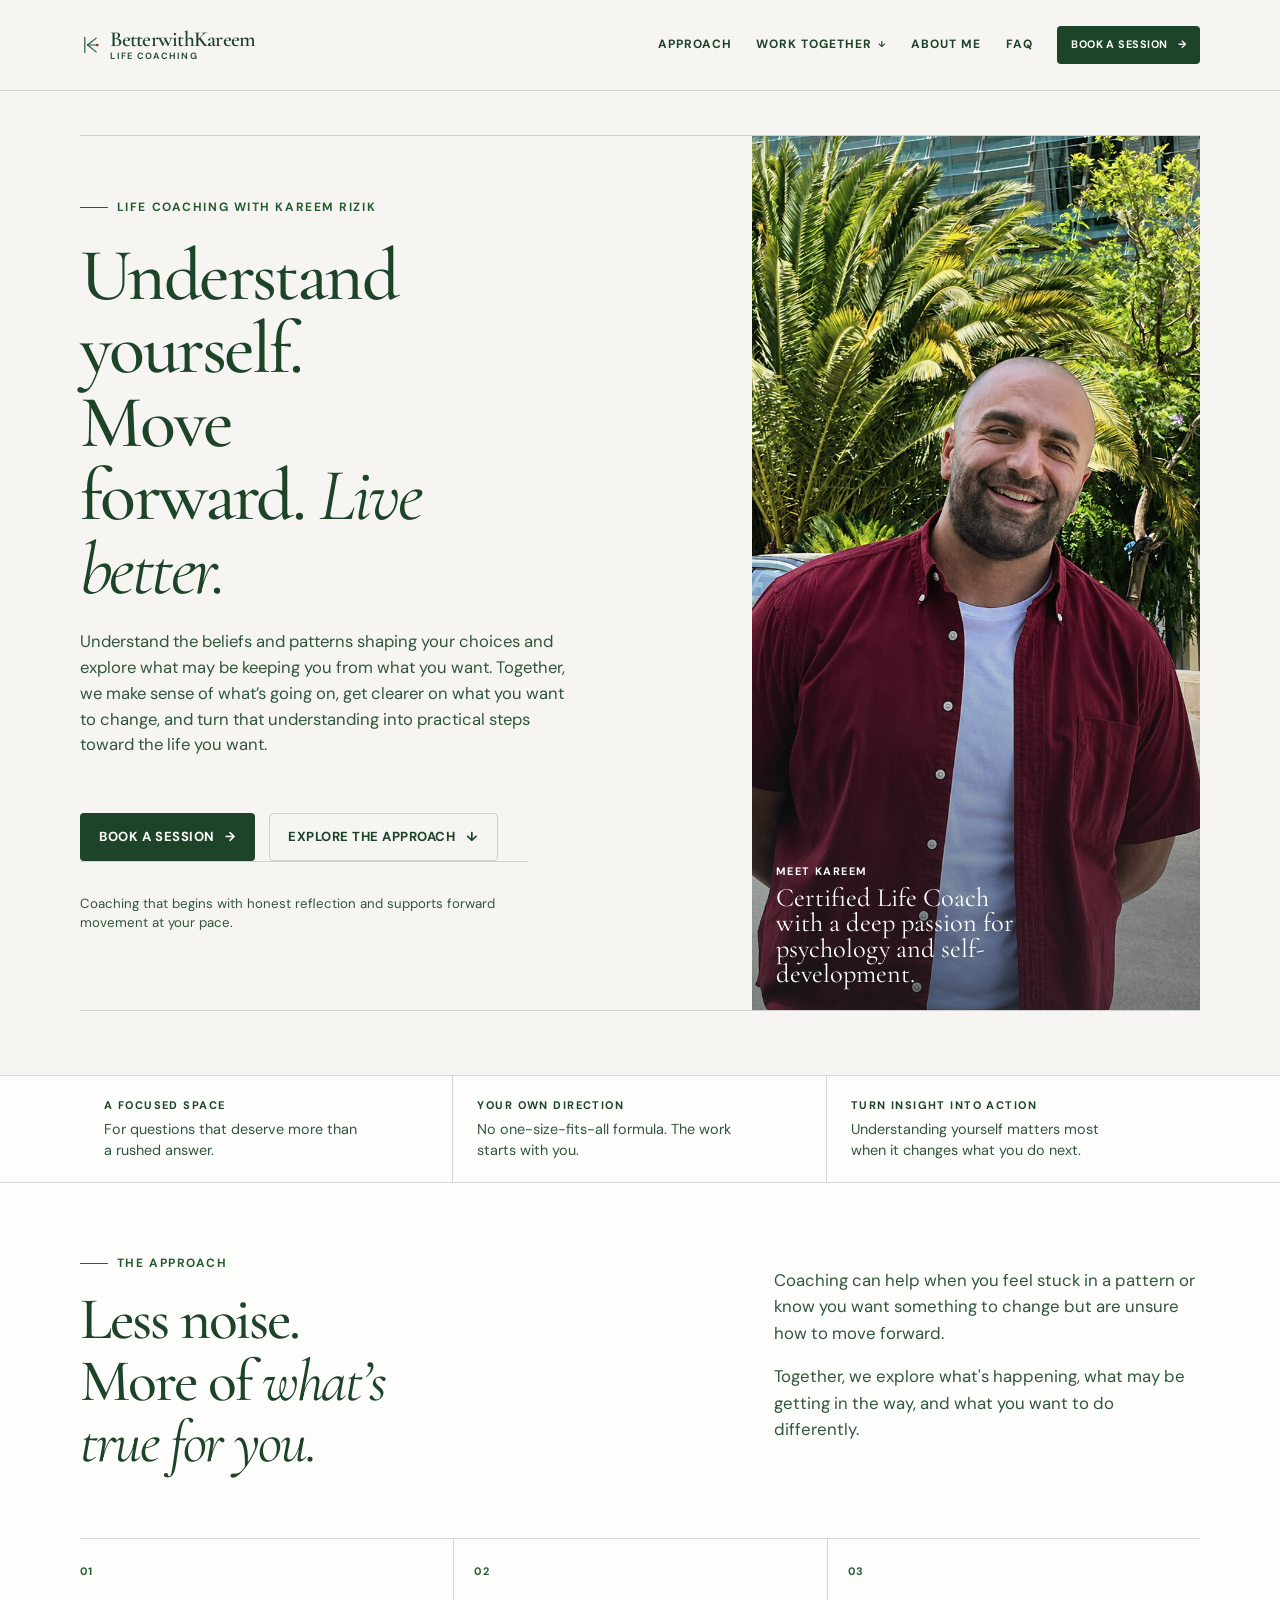
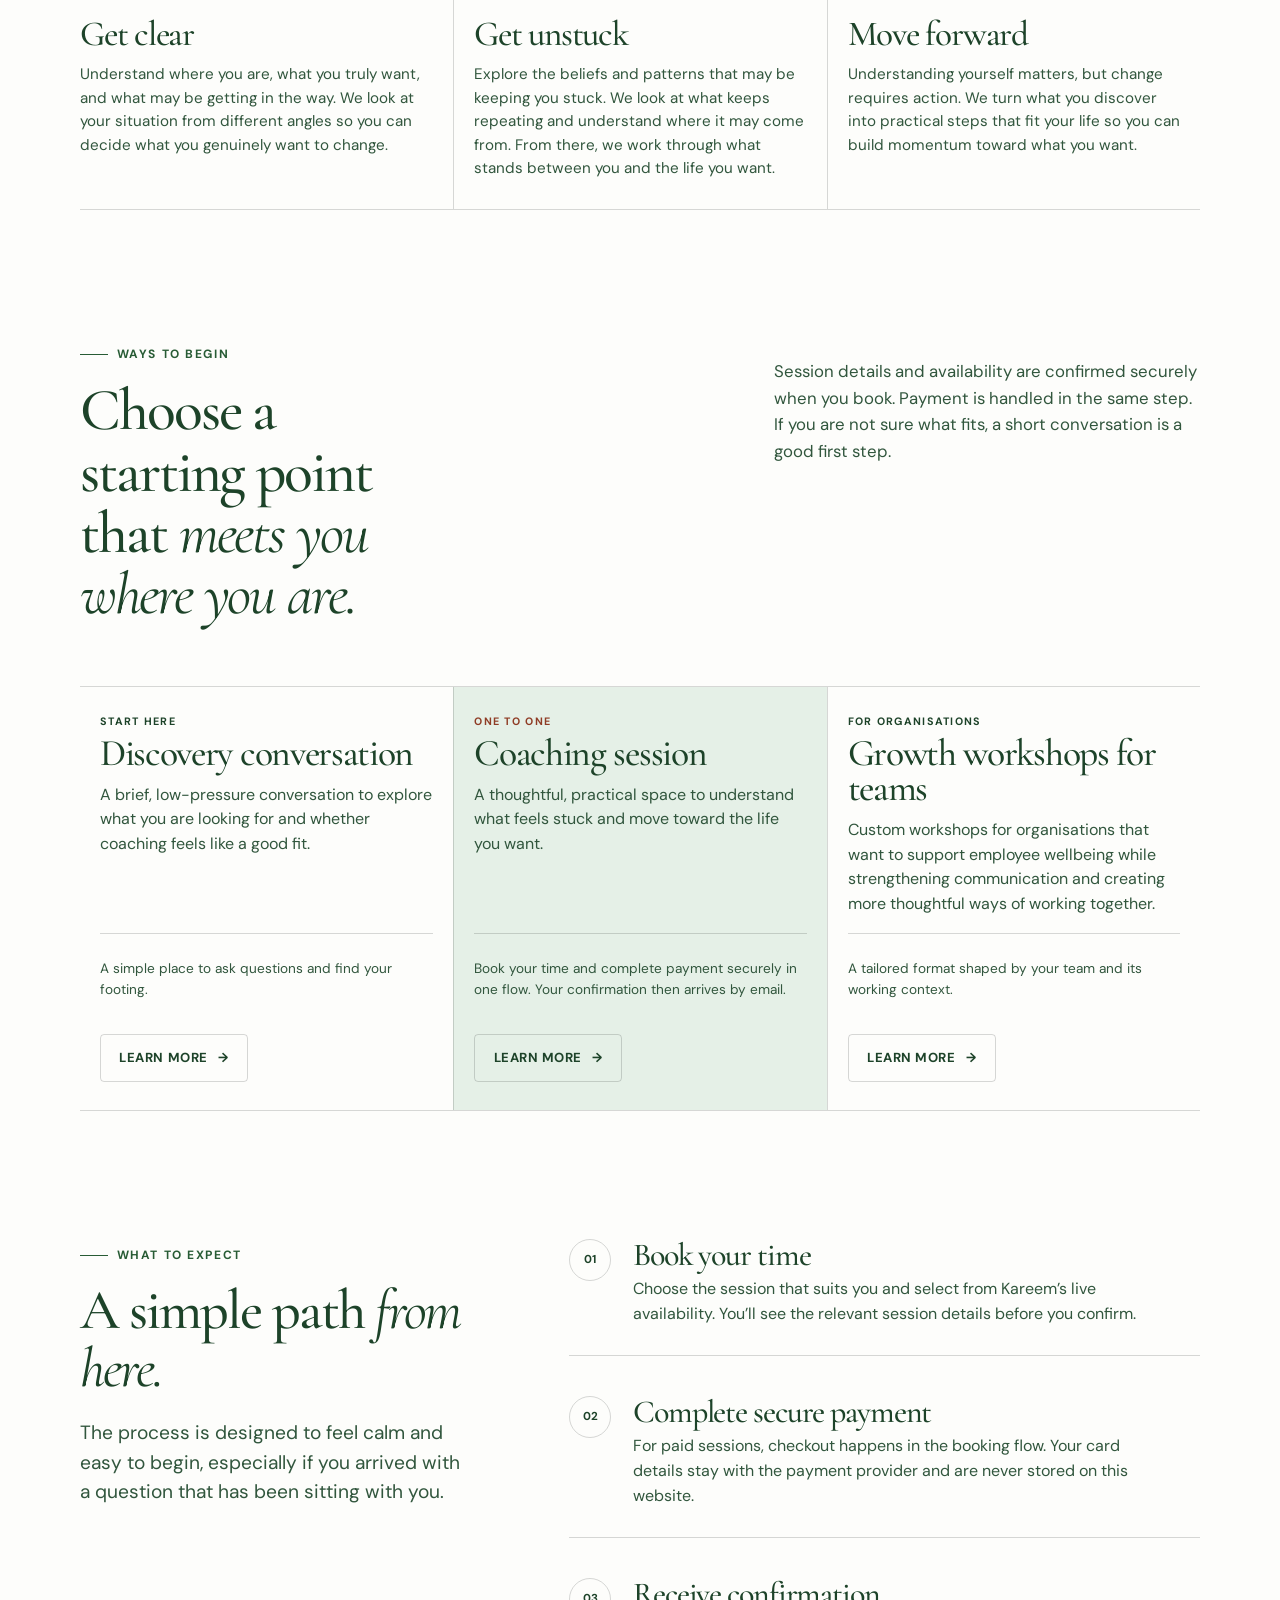
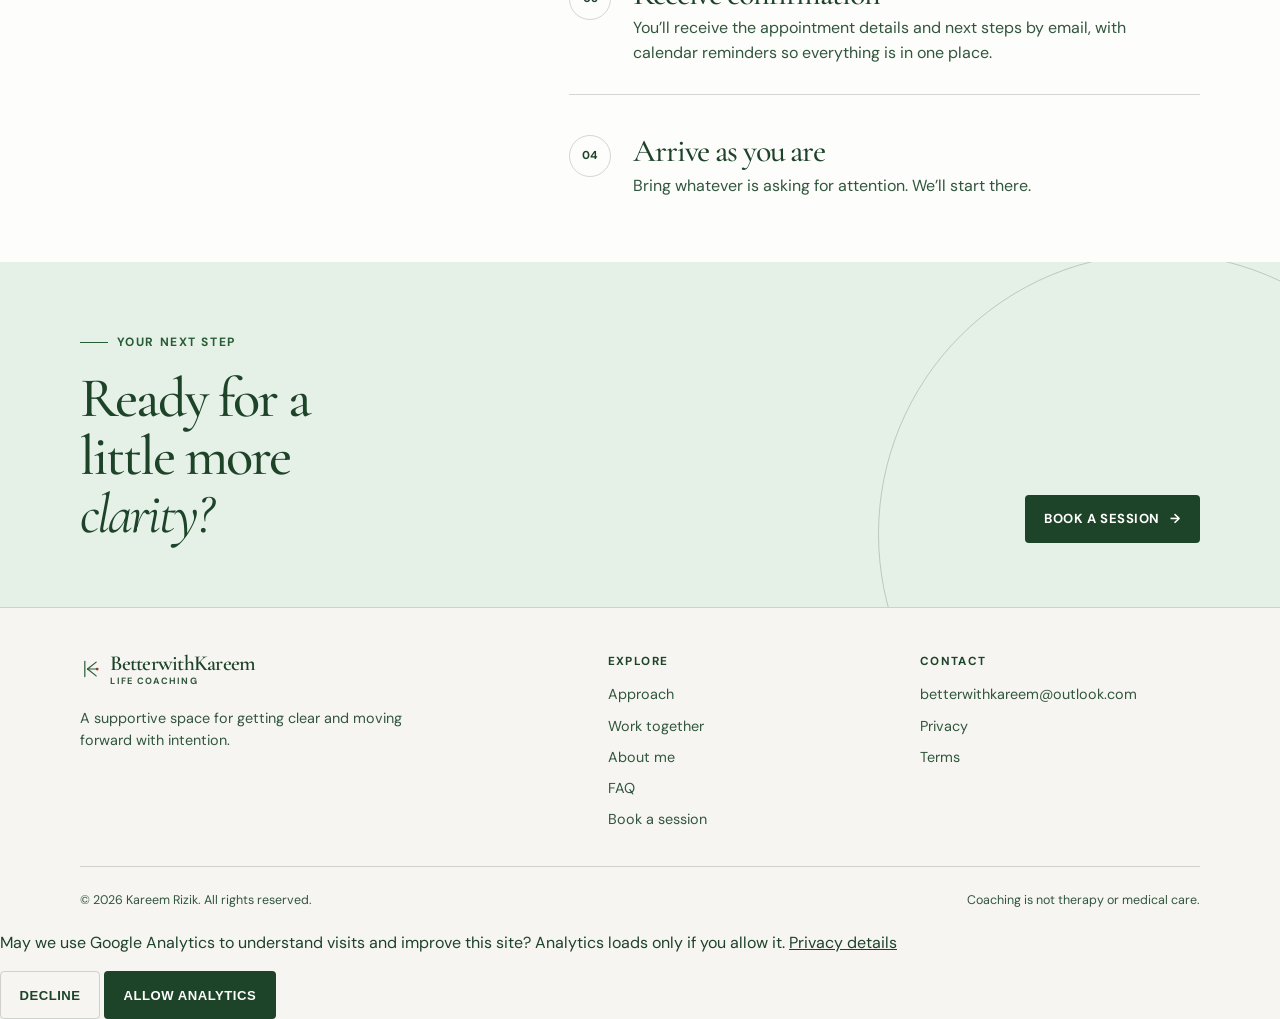
<file: index.html>
<!doctype html>
<html lang="en"><head>
<meta charset="utf-8">
<meta name="viewport" content="width=device-width, initial-scale=1">
<meta name="description" content="BetterwithKareem, life coaching to help you understand yourself and move forward with practical clarity.">
<meta name="theme-color" content="#f6f5f1">
<meta property="og:title" content="BetterwithKareem | Life Coaching">
<meta property="og:description" content="A warm, practical space to understand yourself and take meaningful steps toward a life that feels more like your own.">
<meta property="og:type" content="website">
<meta property="og:url" content="https://betterwithkareem.com/">
<meta name="twitter:card" content="summary">
<title>BetterwithKareem | Life Coaching</title>
<link rel="canonical" href="https://betterwithkareem.com/">
<link rel="icon" href="/assets/icons/mark.svg" type="image/svg+xml">
<link rel="stylesheet" href="/assets/css/styles.css?v=compact-20260916">
<script type="application/ld+json"> { "@context": "https://schema.org", "@graph": [ { "@type": "WebSite", "@id": "https://betterwithkareem.com/#website", "url": "https://betterwithkareem.com/", "name": "BetterwithKareem | Life Coaching" }, { "@type": "Person", "@id": "https://betterwithkareem.com/#kareem-rizik", "name": "Kareem Rizik", "url": "https://betterwithkareem.com/", "description": "Kareem Rizik is a Certified Life Coach with a deep interest in psychology and human behavior, with a focus on personal growth." }, { "@type": "Service", "@id": "https://betterwithkareem.com/#life-coaching", "name": "Life Coaching with Kareem Rizik", "serviceType": "Life Coaching", "url": "https://betterwithkareem.com/", "provider": { "@id": "https://betterwithkareem.com/#kareem-rizik" } } ] } </script>
<style>
  .editorial-hero__copy, .split-heading > *, .process > *, .about-grid > *, .faq-grid > *, .booking-layout > * { min-width: 0; }
  .portrait-panel img { object-position: 50% 39%; transform: translateX(5%) scale(1.16); transform-origin: center 39%; }
  .about-copy > p:nth-of-type(2) { color: var(--ink); font-size: 1.09rem; }
  @media (max-width: 860px) {
    .split-heading, .process, .about-grid, .faq-grid, .booking-layout { grid-template-columns: minmax(0, 1fr); }
    .split-heading { gap: 2rem; }
    .split-heading__side { padding-top: 0; }
    .portrait-panel img { object-position: 50% 31%; transform: translateX(2%) scale(1.04); }
    .editorial-hero__frame > *, .split-heading > *, .trust-strip__item, .principle, .service-card, .process__lead, .process__steps, .process__step, .about-card, .about-copy, .faq-grid__lead, .faq-list, .booking-cta__inner > *, .footer-grid > * { min-width: 0; }
    .editorial-hero h1, .split-heading h2, .process h2, .about-copy h2, .faq-grid h2, .booking-cta h2, .principle h3, .service-card h3, .process__step h3, .faq-list summary, .about-card__quote, .portrait-panel figcaption p { max-inline-size: 100%; overflow-wrap: anywhere; hyphens: auto; }
  }
</style>
</head>
<body>
<a class="skip-link" href="#main-content">Skip to content</a>
<header class="site-header">
<div class="container nav">
<a class="brand" href="/" aria-label="BetterwithKareem home">
<img class="brand__mark" src="/assets/icons/mark.svg" alt="">
<span class="brand__name">BetterwithKareem<small>Life coaching</small>
</span>
</a>
<button class="menu-toggle" type="button" aria-label="Open navigation" aria-expanded="false" data-menu-toggle="">
<svg viewBox="0 0 24 24" fill="none" aria-hidden="true">
<path d="M3 7h18M3 17h18" stroke="currentColor" stroke-width="1.8" stroke-linecap="round"></path>
</svg>
</button>
<nav class="nav__links" aria-label="Primary navigation" data-menu="">
<a href="#approach">Approach</a>
<details class="nav-dropdown">
<summary>Work together <span aria-hidden="true">↓</span></summary>
<div class="nav-dropdown__panel">
<a class="nav-dropdown__item nav-dropdown__item--green" href="/services/discovery/">
<span class="nav-dropdown__item-label">Start here</span>
<span class="nav-dropdown__item-main"><span>Discovery conversation</span><span aria-hidden="true">↗</span></span>
</a>
<a class="nav-dropdown__item nav-dropdown__item--clay" href="/services/coaching-session/">
<span class="nav-dropdown__item-label">One to one</span>
<span class="nav-dropdown__item-main"><span>Coaching session</span><span aria-hidden="true">↗</span></span>
</a>
<a class="nav-dropdown__item nav-dropdown__item--green" href="/services/growth-workshops/">
<span class="nav-dropdown__item-label">For organisations</span>
<span class="nav-dropdown__item-main"><span>Growth workshops for teams</span><span aria-hidden="true">↗</span></span>
</a>
</div>
</details>
<a href="/about/">About me</a>
<a href="/faq/">FAQ</a>
<a class="button button--small button--primary" href="/book/">Book a session <span aria-hidden="true">→</span>
</a>
</nav>
</div>
</header>
<main id="main-content">
<section class="hero editorial-hero">
<div class="container editorial-hero__frame">
<div class="editorial-hero__copy">
<p class="eyebrow">Life coaching with Kareem Rizik</p>
<h1>Understand yourself. Move forward. <em>Live better.</em>
</h1>
<p class="lede">Understand the beliefs and patterns shaping your choices and explore what may be keeping you from what you want. Together, we make sense of what’s going on, get clearer on what you want to change, and turn that understanding into practical steps toward the life you want.</p>
<div class="button-row">
<a class="button button--primary" href="/book/">Book a session <span aria-hidden="true">→</span>
</a>
<a class="button button--ghost" href="#approach">Explore the approach <span aria-hidden="true">↓</span>
</a>
</div>
<p class="hero__note">Coaching that begins with honest reflection and supports forward movement at your pace.</p>
</div>
<figure class="portrait-panel">
<img src="/assets/kareem-rizik-portrait.png" alt="Kareem Rizik smiling outdoors" width="941" height="1672">
<figcaption>
<span>Meet Kareem</span>
<p>Certified Life Coach with a deep passion for psychology and self-development.</p>
</figcaption>
</figure>
</div>
</section>
<section class="trust-strip" aria-label="Coaching values">
<div class="container trust-strip__inner">
<div class="trust-strip__item">
<span class="trust-strip__title">A focused space</span>
<span class="trust-strip__text">For questions that deserve more than a rushed answer.</span>
</div>
<div class="trust-strip__item">
<span class="trust-strip__title">Your own direction</span>
<span class="trust-strip__text">No one-size-fits-all formula. The work starts with you.</span>
</div>
<div class="trust-strip__item">
<span class="trust-strip__title">Turn insight into action</span>
<span class="trust-strip__text">Understanding yourself matters most when it changes what you do next.</span>
</div>
</div>
</section>
<section class="section section--white" id="approach">
<div class="container">
<div class="split-heading approach-heading">
<div>
<p class="eyebrow">The approach</p>
<h2>Less noise. More of <em>what’s true for you.</em>
</h2>
</div>
<div class="split-heading__side">
<p>Coaching can help when you feel stuck in a pattern or know you want something to change but are unsure how to move forward.</p>
<p>Together, we explore what's happening, what may be getting in the way, and what you want to do differently.</p>
</div>
</div>
<div class="principles">
<article class="principle">
<span class="principle__number">01</span>
<h3>Get clear</h3>
<p>Understand where you are, what you truly want, and what may be getting in the way. We look at your situation from different angles so you can decide what you genuinely want to change.</p>
</article>
<article class="principle">
<span class="principle__number">02</span>
<h3>Get unstuck</h3>
<p>Explore the beliefs and patterns that may be keeping you stuck. We look at what keeps repeating and understand where it may come from. From there, we work through what stands between you and the life you want.</p>
</article>
<article class="principle">
<span class="principle__number">03</span>
<h3>Move forward</h3>
<p>Understanding yourself matters, but change requires action. We turn what you discover into practical steps that fit your life so you can build momentum toward what you want.</p>
</article>
</div>
</div>
</section>
<section class="section section--soft" id="work-together">
<div class="container">
<div class="split-heading">
<div>
<p class="eyebrow">Ways to begin</p>
<h2>Choose a starting point that <em>meets you where you are.</em>
</h2>
</div>
<div class="split-heading__side">
<p>Session details and availability are confirmed securely when you book. Payment is handled in the same step. If you are not sure what fits, a short conversation is a good first step.</p>
</div>
</div>
<div class="services">
<article class="service-card">
<span class="service-card__label">Start here</span>
<h3>Discovery conversation</h3>
<p>A brief, low-pressure conversation to explore what you are looking for and whether coaching feels like a good fit.</p>
<p class="service-card__meta">A simple place to ask questions and find your footing.</p>
<a class="button" href="/services/discovery/">Learn more <span aria-hidden="true">→</span>
</a>
</article>
<article class="service-card service-card--featured">
<span class="service-card__label">One to one</span>
<h3>Coaching session</h3>
<p>A thoughtful, practical space to understand what feels stuck and move toward the life you want.</p>
<p class="service-card__meta">Book your time and complete payment securely in one flow. Your confirmation then arrives by email.</p>
<a class="button" href="/services/coaching-session/">Learn more <span aria-hidden="true">→</span>
</a>
</article>
<article class="service-card">
<span class="service-card__label">For organisations</span>
<h3>Growth workshops for teams</h3>
<p>Custom workshops for organisations that want to support employee wellbeing while strengthening communication and creating more thoughtful ways of working together.</p>
<p class="service-card__meta">A tailored format shaped by your team and its working context.</p>
<a class="button" href="/services/growth-workshops/">Learn more <span aria-hidden="true">→</span>
</a>
</article>
</div>
</div>
</section>
<section class="section section--white">
<div class="container process">
<div class="process__lead">
<p class="eyebrow">What to expect</p>
<h2>A simple path <em>from here.</em>
</h2>
<p class="lede">The process is designed to feel calm and easy to begin, especially if you arrived with a question that has been sitting with you.</p>
</div>
<div class="process__steps">
<article class="process__step">
<h3>Book your time</h3>
<p>Choose the session that suits you and select from Kareem’s live availability. You’ll see the relevant session details before you confirm.</p>
</article>
<article class="process__step">
<h3>Complete secure payment</h3>
<p>For paid sessions, checkout happens in the booking flow. Your card details stay with the payment provider and are never stored on this website.</p>
</article>
<article class="process__step">
<h3>Receive confirmation</h3>
<p>You’ll receive the appointment details and next steps by email, with calendar reminders so everything is in one place.</p>
</article>
<article class="process__step">
<h3>Arrive as you are</h3>
<p>Bring whatever is asking for attention. We’ll start there.</p>
</article>
</div>
</div>
</section>
<section class="booking-cta">
<div class="container booking-cta__inner">
<div>
<p class="eyebrow">Your next step</p>
<h2>Ready for a little more <em>clarity?</em>
</h2>
</div>
<a class="button button--primary" href="/book/">Book a session <span aria-hidden="true">→</span>
</a>
</div>
</section>
</main>
<footer class="site-footer">
<div class="container">
<div class="footer-grid">
<div>
<a class="brand" href="/">
<img class="brand__mark" src="/assets/icons/mark.svg" alt="">
<span class="brand__name">BetterwithKareem<small>Life Coaching</small>
</span>
</a>
<p class="footer-note">A supportive space for getting clear and moving forward with intention.</p>
</div>
<div>
<p class="footer-title">Explore</p>
<nav class="footer-links" aria-label="Footer navigation">
<a href="#approach">Approach</a>
<a href="#work-together">Work together</a>
<a href="/about/">About me</a>
<a href="/faq/">FAQ</a>
<a href="/book/">Book a session</a>
</nav>
</div>
<div>
<p class="footer-title">Contact</p>
<div class="footer-links">
<a href="mailto:betterwithkareem@outlook.com" data-contact-email="">betterwithkareem@outlook.com</a>
<a href="/legal/privacy.html">Privacy</a>
<a href="/legal/terms.html">Terms</a>
</div>
</div>
</div>
<div class="footer-bottom">
<span>© <span data-current-year="">2026</span> Kareem Rizik. All rights reserved.</span>
<span>Coaching is not therapy or medical care.</span>
</div>
</div>
</footer>
<script src="/assets/js/analytics-config.js">
</script>
<script src="/assets/js/analytics.js">
</script>
<script src="/assets/js/booking-config.js?v=compact-20260916">
</script>
<script src="/assets/js/site.js?v=compact-20260916">
</script>


</body></html>
</file>
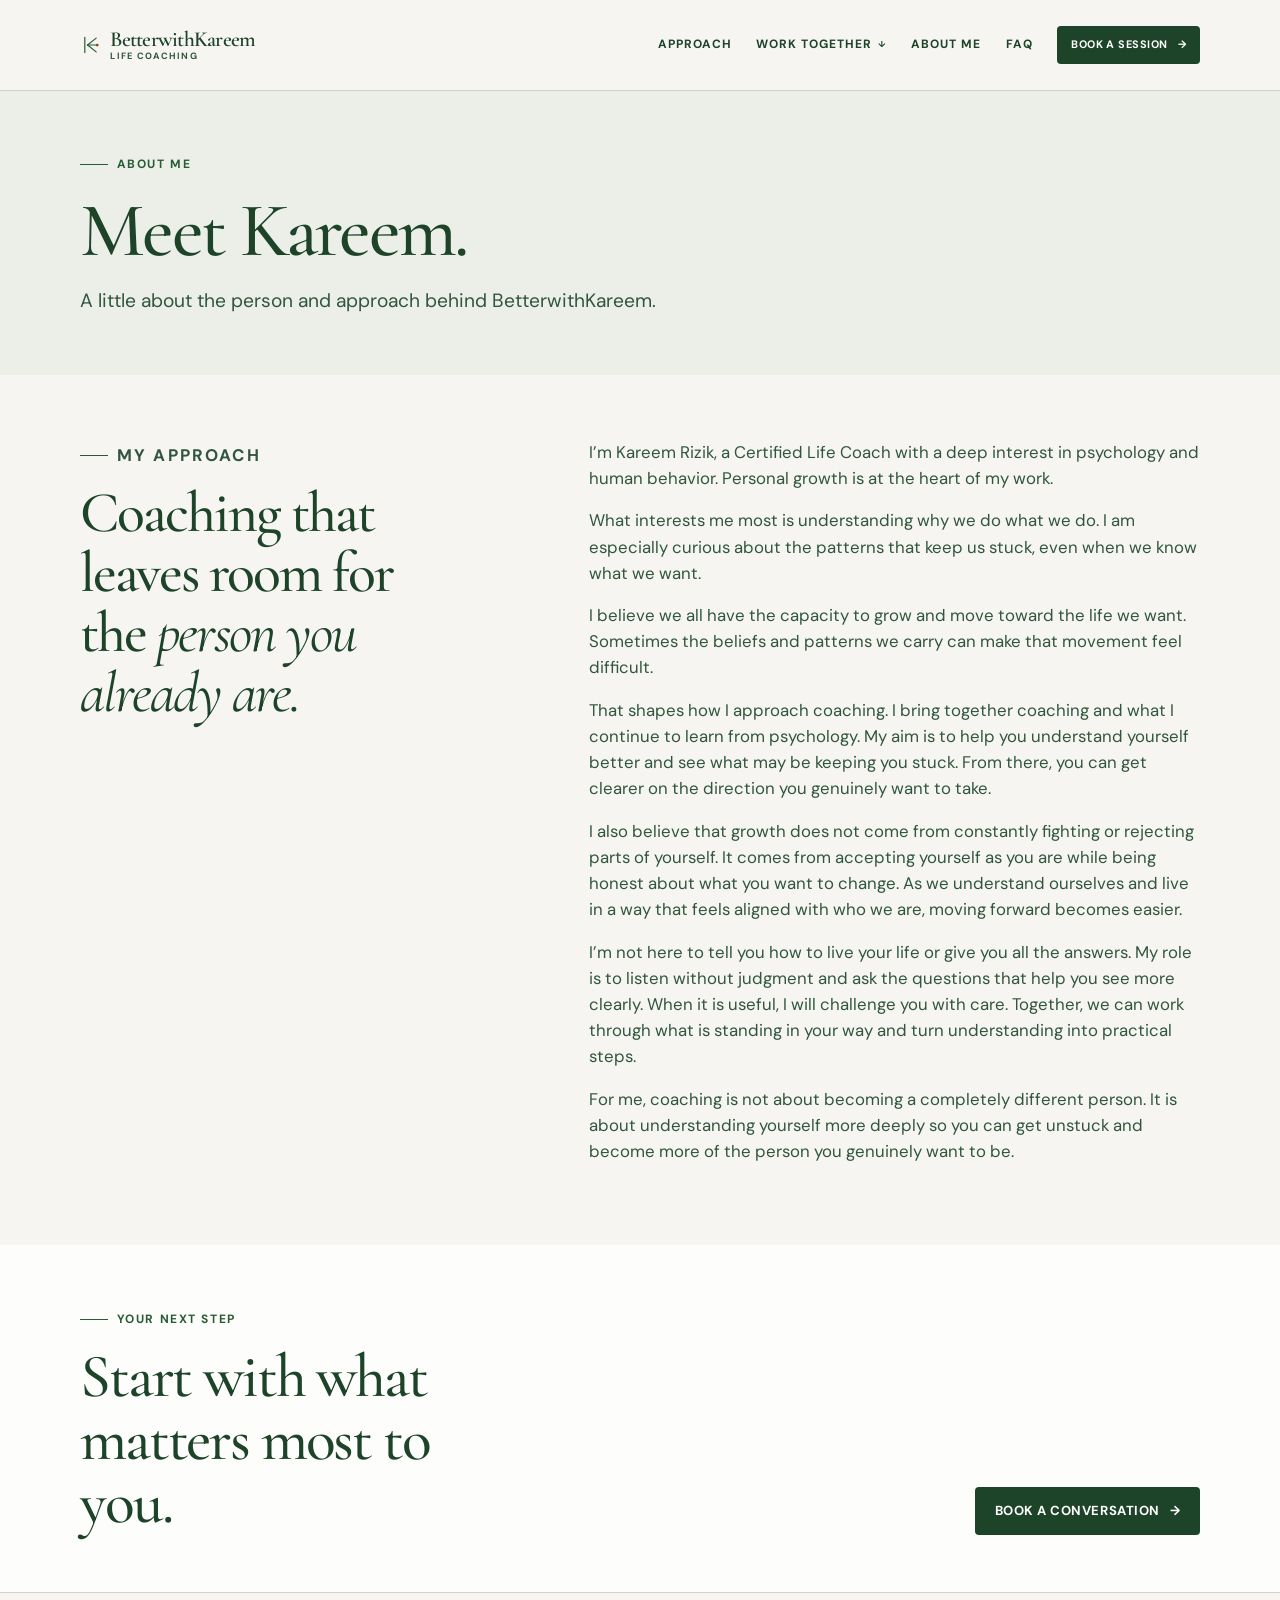
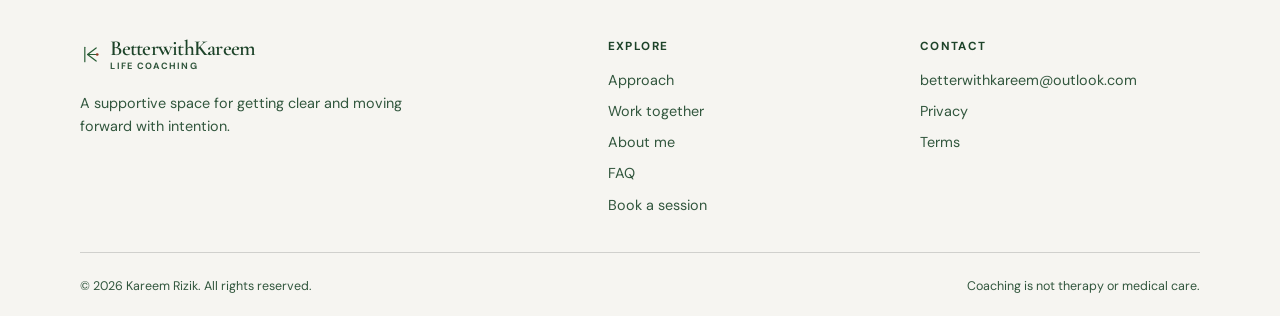
<file: about/index.html>
<!doctype html>
<html lang="en"><head>
<meta charset="utf-8">
<meta name="viewport" content="width=device-width, initial-scale=1">
<meta name="description" content="Learn about Kareem Rizik and his approach to life coaching.">
<meta name="theme-color" content="#f6f5f1">
<title>About me | BetterwithKareem</title>
<link rel="canonical" href="https://betterwithkareem.com/about/">
<link rel="icon" href="/assets/icons/mark.svg" type="image/svg+xml">
<link rel="stylesheet" href="/assets/css/styles.css">
</head>
<body>
<a class="skip-link" href="#main-content">Skip to content</a>
<header class="site-header"><div class="container nav"><a class="brand" href="/" aria-label="BetterwithKareem home"><img class="brand__mark" src="/assets/icons/mark.svg" alt=""><span class="brand__name">BetterwithKareem<small>Life coaching</small></span></a><button class="menu-toggle" type="button" aria-label="Open navigation" aria-expanded="false" data-menu-toggle=""><svg viewBox="0 0 24 24" fill="none" aria-hidden="true"><path d="M3 7h18M3 17h18" stroke="currentColor" stroke-width="1.8" stroke-linecap="round"></path></svg></button><nav class="nav__links" aria-label="Primary navigation" data-menu=""><a href="/#approach">Approach</a><details class="nav-dropdown"><summary>Work together <span aria-hidden="true">↓</span></summary><div class="nav-dropdown__panel"><a class="nav-dropdown__item nav-dropdown__item--green" href="/services/discovery/"><span class="nav-dropdown__item-label">Start here</span><span class="nav-dropdown__item-main"><span>Discovery conversation</span><span aria-hidden="true">↗</span></span></a><a class="nav-dropdown__item nav-dropdown__item--clay" href="/services/coaching-session/"><span class="nav-dropdown__item-label">One to one</span><span class="nav-dropdown__item-main"><span>Coaching session</span><span aria-hidden="true">↗</span></span></a><a class="nav-dropdown__item nav-dropdown__item--green" href="/services/growth-workshops/"><span class="nav-dropdown__item-label">For organisations</span><span class="nav-dropdown__item-main"><span>Growth workshops for teams</span><span aria-hidden="true">↗</span></span></a></div></details><a href="/about/" aria-current="page">About me</a><a href="/faq/">FAQ</a><a class="button button--small button--primary" href="/book/">Book a session <span aria-hidden="true">→</span></a></nav></div></header>
<main id="main-content">
<section class="page-hero"><div class="container"><p class="eyebrow">About me</p><h1>Meet Kareem.</h1><p class="lede">A little about the person and approach behind BetterwithKareem.</p></div></section>
<section class="service-page-section"><div class="container service-page-grid"><div><p class="eyebrow">My approach</p><h2>Coaching that leaves room for the <em>person you already are.</em></h2></div><div><p>I’m Kareem Rizik, a Certified Life Coach with a deep interest in psychology and human behavior. Personal growth is at the heart of my work.</p><p>What interests me most is understanding why we do what we do. I am especially curious about the patterns that keep us stuck, even when we know what we want.</p><p>I believe we all have the capacity to grow and move toward the life we want. Sometimes the beliefs and patterns we carry can make that movement feel difficult.</p><p>That shapes how I approach coaching. I bring together coaching and what I continue to learn from psychology. My aim is to help you understand yourself better and see what may be keeping you stuck. From there, you can get clearer on the direction you genuinely want to take.</p><p>I also believe that growth does not come from constantly fighting or rejecting parts of yourself. It comes from accepting yourself as you are while being honest about what you want to change. As we understand ourselves and live in a way that feels aligned with who we are, moving forward becomes easier.</p><p>I’m not here to tell you how to live your life or give you all the answers. My role is to listen without judgment and ask the questions that help you see more clearly. When it is useful, I will challenge you with care. Together, we can work through what is standing in your way and turn understanding into practical steps.</p><p>For me, coaching is not about becoming a completely different person. It is about understanding yourself more deeply so you can get unstuck and become more of the person you genuinely want to be.</p></div></div></section>
<section class="service-page-cta"><div class="container service-page-cta__inner"><div><p class="eyebrow">Your next step</p><h2>Start with what matters most to you.</h2></div><a class="button button--primary" href="/book/">Book a conversation <span aria-hidden="true">→</span></a></div></section>
</main>
<footer class="site-footer"><div class="container"><div class="footer-grid"><div><a class="brand" href="/"><img class="brand__mark" src="/assets/icons/mark.svg" alt=""><span class="brand__name">BetterwithKareem<small>Life Coaching</small></span></a><p class="footer-note">A supportive space for getting clear and moving forward with intention.</p></div><div><p class="footer-title">Explore</p><nav class="footer-links" aria-label="Footer navigation"><a href="/#approach">Approach</a><a href="/#work-together">Work together</a><a href="/about/">About me</a><a href="/faq/">FAQ</a><a href="/book/">Book a session</a></nav></div><div><p class="footer-title">Contact</p><div class="footer-links"><a href="mailto:betterwithkareem@outlook.com" data-contact-email="">betterwithkareem@outlook.com</a><a href="/legal/privacy.html">Privacy</a><a href="/legal/terms.html">Terms</a></div></div></div><div class="footer-bottom"><span>© <span data-current-year="">2026</span> Kareem Rizik. All rights reserved.</span><span>Coaching is not therapy or medical care.</span></div></div></footer>
<script src="/assets/js/booking-config.js"></script><script src="/assets/js/site.js"></script>


</body></html>
</file>
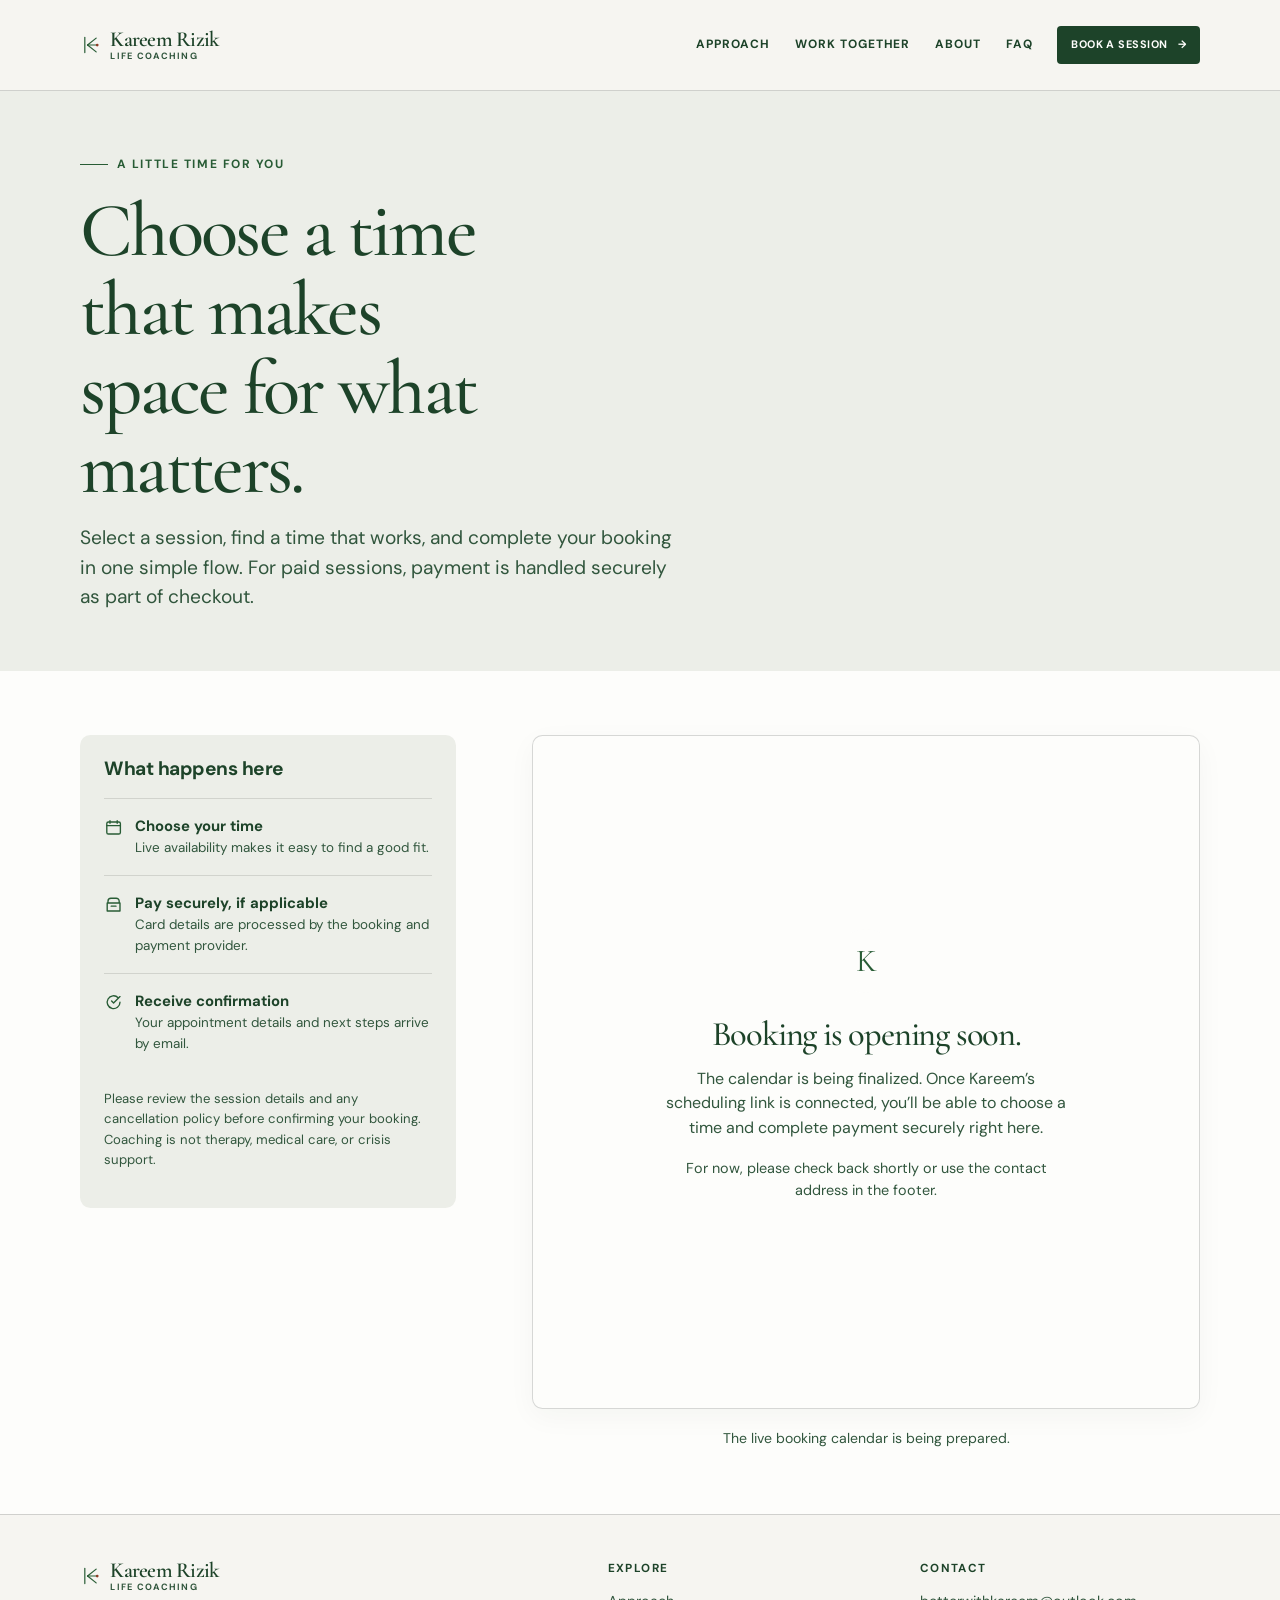
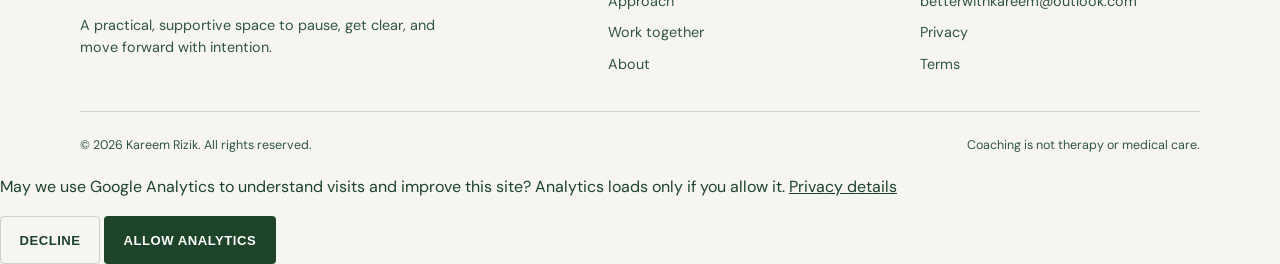
<file: book/index.html>
<!doctype html>
<html lang="en">
  <head>
    <meta charset="utf-8">
    <meta name="viewport" content="width=device-width, initial-scale=1">
    <meta name="description" content="Book a life coaching session with Kareem Rizik.">
    <meta name="theme-color" content="#eee7da">
    <meta property="og:title" content="Book with Kareem Rizik | Life Coaching">
    <meta property="og:description" content="Choose a time that works for you and complete your booking securely.">
    <meta property="og:type" content="website">
    <meta property="og:url" content="https://betterwithkareem.com/book/">
    <meta name="twitter:card" content="summary">
    <title>Book a session | Kareem Rizik</title>
    <link rel="canonical" href="https://betterwithkareem.com/book/">
    <link rel="icon" href="/assets/icons/mark.svg" type="image/svg+xml">
    <link rel="stylesheet" href="/assets/css/styles.css">
  </head>
  <body>
    <a class="skip-link" href="#booking">Skip to booking</a>
    <header class="site-header">
      <div class="container nav">
        <a class="brand" href="/" aria-label="Kareem Rizik Life Coaching home">
          <img class="brand__mark" src="/assets/icons/mark.svg" alt="">
          <span class="brand__name">Kareem Rizik<small>Life Coaching</small></span>
        </a>
        <button class="menu-toggle" type="button" aria-label="Open navigation" aria-expanded="false" data-menu-toggle>
          <svg viewBox="0 0 24 24" fill="none" aria-hidden="true"><path d="M3 7h18M3 17h18" stroke="currentColor" stroke-width="1.8" stroke-linecap="round"/></svg>
        </button>
        <nav class="nav__links" aria-label="Primary navigation" data-menu>
          <a href="/#approach">Approach</a>
          <a href="/#work-together">Work together</a>
          <a href="/#about">About</a>
          <a href="/#faq">FAQ</a>
          <a class="button button--small button--primary" href="/book/">Book a session <span aria-hidden="true">→</span></a>
        </nav>
      </div>
    </header>

    <main>
      <section class="page-hero">
        <div class="container">
          <p class="eyebrow">A little time for you</p>
          <h1>Choose a time that makes space for what matters.</h1>
          <p class="lede">Select a session, find a time that works, and complete your booking in one simple flow. For paid sessions, payment is handled securely as part of checkout.</p>
        </div>
      </section>

      <section class="section section--white" id="booking">
        <div class="container booking-layout">
          <aside class="booking-aside">
            <div class="booking-aside__card">
              <h2>What happens here</h2>
              <div class="booking-aside__item">
                <svg viewBox="0 0 24 24" fill="none" aria-hidden="true"><rect x="3.5" y="5" width="17" height="15" rx="2" stroke="currentColor" stroke-width="1.7"/><path d="M7.5 3.5v3M16.5 3.5v3M3.5 9.5h17" stroke="currentColor" stroke-width="1.7" stroke-linecap="round"/></svg>
                <div><strong>Choose your time</strong><span>Live availability makes it easy to find a good fit.</span></div>
              </div>
              <div class="booking-aside__item">
                <svg viewBox="0 0 24 24" fill="none" aria-hidden="true"><path d="M5 10V7.75A3.75 3.75 0 0 1 8.75 4h6.5A3.75 3.75 0 0 1 19 7.75V10M4 10h16v10H4z" stroke="currentColor" stroke-width="1.7" stroke-linejoin="round"/><path d="M9 14h6" stroke="currentColor" stroke-width="1.7" stroke-linecap="round"/></svg>
                <div><strong>Pay securely, if applicable</strong><span>Card details are processed by the booking and payment provider.</span></div>
              </div>
              <div class="booking-aside__item">
                <svg viewBox="0 0 24 24" fill="none" aria-hidden="true"><path d="M20 11.5a8 8 0 1 1-2.34-5.66" stroke="currentColor" stroke-width="1.7" stroke-linecap="round"/><path d="m20 4.5-8 8-2.5-2.5" stroke="currentColor" stroke-width="1.7" stroke-linecap="round" stroke-linejoin="round"/></svg>
                <div><strong>Receive confirmation</strong><span>Your appointment details and next steps arrive by email.</span></div>
              </div>
              <p class="booking-aside__notice">Please review the session details and any cancellation policy before confirming your booking. Coaching is not therapy, medical care, or crisis support.</p>
            </div>
          </aside>

          <div>
            <div class="scheduler-frame" data-scheduler aria-live="polite">
              <div class="scheduler-placeholder" data-scheduler-fallback hidden>
                <div class="scheduler-placeholder__inner">
                  <div class="scheduler-placeholder__glyph" aria-hidden="true">K</div>
                  <h2>Booking is opening soon.</h2>
                  <p>The calendar is being finalized. Once Kareem’s scheduling link is connected, you’ll be able to choose a time and complete payment securely right here.</p>
                  <p class="small">For now, please check back shortly or use the contact address in the footer.</p>
                </div>
              </div>
            </div>
            <p class="scheduler-status" data-scheduler-status>Loading the booking calendar…</p>
            <a class="external-booking" href="#" target="_blank" rel="noopener" data-external-booking-link hidden>Having trouble with the calendar? Open booking in a new window <span aria-hidden="true">↗</span></a>
          </div>
        </div>
      </section>
    </main>

    <footer class="site-footer">
      <div class="container">
        <div class="footer-grid">
          <div>
            <a class="brand" href="/">
              <img class="brand__mark" src="/assets/icons/mark.svg" alt="">
              <span class="brand__name">Kareem Rizik<small>Life Coaching</small></span>
            </a>
            <p class="footer-note">A practical, supportive space to pause, get clear, and move forward with intention.</p>
          </div>
          <div>
            <p class="footer-title">Explore</p>
            <nav class="footer-links" aria-label="Footer navigation">
              <a href="/#approach">Approach</a>
              <a href="/#work-together">Work together</a>
              <a href="/#about">About</a>
            </nav>
          </div>
          <div>
            <p class="footer-title">Contact</p>
            <div class="footer-links">
              <a href="mailto:hello@kareemrizik.com" data-contact-email>hello@kareemrizik.com</a>
              <a href="/legal/privacy.html">Privacy</a>
              <a href="/legal/terms.html">Terms</a>
            </div>
          </div>
        </div>
        <div class="footer-bottom">
          <span>© <span data-current-year></span> Kareem Rizik. All rights reserved.</span>
          <span>Coaching is not therapy or medical care.</span>
        </div>
      </div>
    </footer>
    <script src="/assets/js/analytics-config.js"></script>
    <script src="/assets/js/analytics.js"></script>
    <script src="/assets/js/booking-config.js"></script>
    <script src="/assets/js/site.js"></script>
  </body>
</html>
</file>
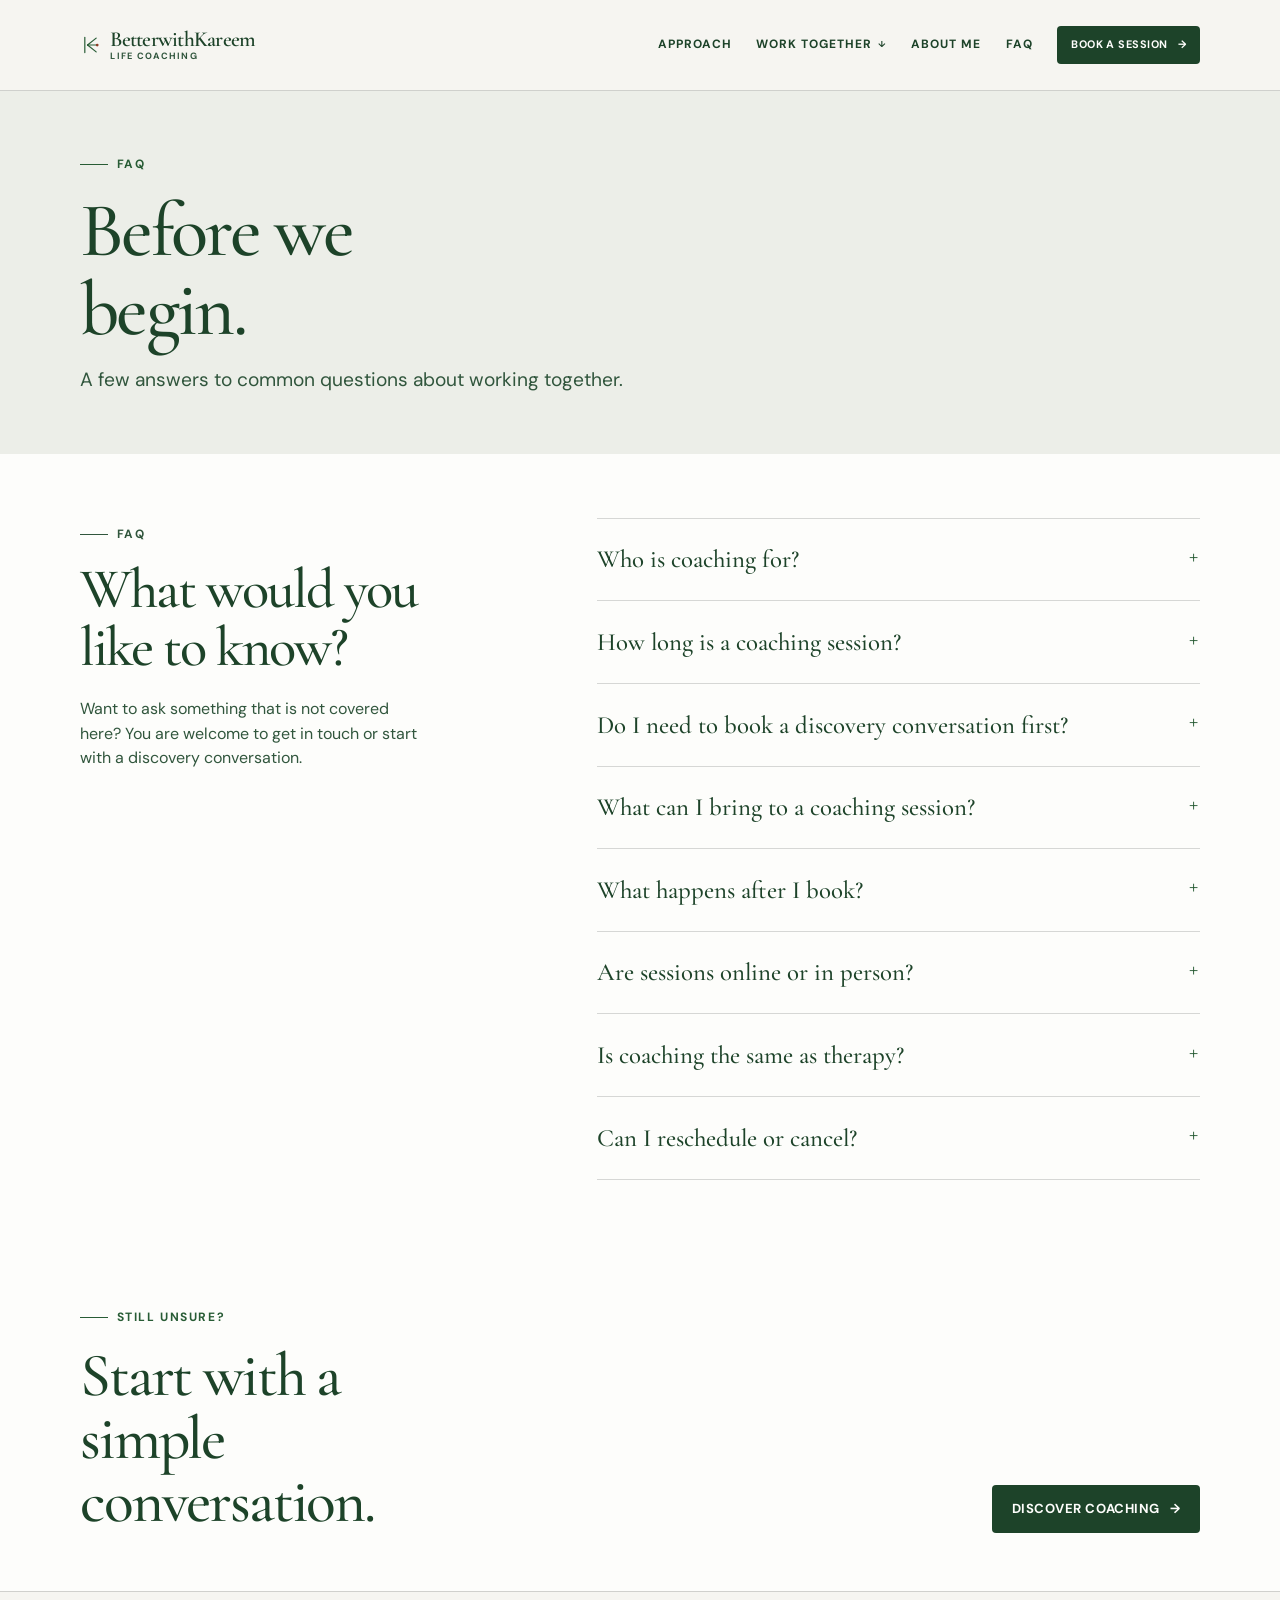
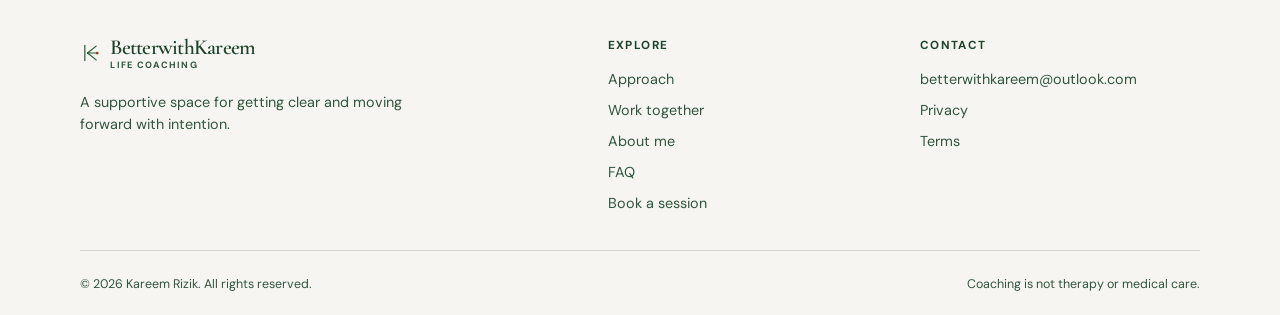
<file: faq/index.html>
<!doctype html>
<html lang="en"><head>
<meta charset="utf-8">
<meta name="viewport" content="width=device-width, initial-scale=1">
<meta name="description" content="Frequently asked questions about life coaching with Kareem Rizik.">
<meta name="theme-color" content="#f6f5f1">
<title>FAQ | BetterwithKareem</title>
<link rel="canonical" href="https://betterwithkareem.com/faq/">
<link rel="icon" href="/assets/icons/mark.svg" type="image/svg+xml">
<link rel="stylesheet" href="/assets/css/styles.css">
</head>
<body>
<a class="skip-link" href="#main-content">Skip to content</a>
<header class="site-header"><div class="container nav"><a class="brand" href="/" aria-label="BetterwithKareem home"><img class="brand__mark" src="/assets/icons/mark.svg" alt=""><span class="brand__name">BetterwithKareem<small>Life coaching</small></span></a><button class="menu-toggle" type="button" aria-label="Open navigation" aria-expanded="false" data-menu-toggle=""><svg viewBox="0 0 24 24" fill="none" aria-hidden="true"><path d="M3 7h18M3 17h18" stroke="currentColor" stroke-width="1.8" stroke-linecap="round"></path></svg></button><nav class="nav__links" aria-label="Primary navigation" data-menu=""><a href="/#approach">Approach</a><details class="nav-dropdown"><summary>Work together <span aria-hidden="true">↓</span></summary><div class="nav-dropdown__panel"><a class="nav-dropdown__item nav-dropdown__item--green" href="/services/discovery/"><span class="nav-dropdown__item-label">Start here</span><span class="nav-dropdown__item-main"><span>Discovery conversation</span><span aria-hidden="true">↗</span></span></a><a class="nav-dropdown__item nav-dropdown__item--clay" href="/services/coaching-session/"><span class="nav-dropdown__item-label">One to one</span><span class="nav-dropdown__item-main"><span>Coaching session</span><span aria-hidden="true">↗</span></span></a><a class="nav-dropdown__item nav-dropdown__item--green" href="/services/growth-workshops/"><span class="nav-dropdown__item-label">For organisations</span><span class="nav-dropdown__item-main"><span>Growth workshops for teams</span><span aria-hidden="true">↗</span></span></a></div></details><a href="/about/">About me</a><a href="/faq/" aria-current="page">FAQ</a><a class="button button--small button--primary" href="/book/">Book a session <span aria-hidden="true">→</span></a></nav></div></header>
<main id="main-content">
<section class="page-hero"><div class="container"><p class="eyebrow">FAQ</p><h1>Before we begin.</h1><p class="lede">A few answers to common questions about working together.</p></div></section>
<section class="section section--white"><div class="container faq-grid"><div class="faq-grid__lead"><p class="eyebrow">FAQ</p><h2>What would you like to know?</h2><p>Want to ask something that is not covered here? You are welcome to get in touch or start with a discovery conversation.</p></div><div class="faq-list"><details><summary>Who is coaching for?</summary><p>Coaching can be helpful when you feel stuck, keep repeating the same patterns, or know you want something to change but don’t know how to move forward. It’s also for people who simply want to understand themselves better, get clearer on what they want, and start taking action toward it.</p></details><details><summary>How long is a coaching session?</summary><p>One-to-one coaching sessions are 60 minutes. If you’re new to coaching with me, you can also start with a free 20-minute discovery conversation to ask questions and see whether working together feels like the right fit.</p></details><details><summary>Do I need to book a discovery conversation first?</summary><p>No. If you already feel ready to begin, you can book a coaching session directly. If you’re unsure or would like to talk first, you can book a free discovery conversation with no obligation to continue.</p></details><details><summary>What can I bring to a coaching session?</summary><p>You don’t need to arrive with everything figured out. You might bring a specific decision, goal, recurring pattern, something you feel stuck with, or simply a sense that you want something in your life to change. We can start from there.</p></details><details><summary>What happens after I book?</summary><p>You’ll receive a confirmation email with the appointment details and next steps. If a paid session applies, payment is completed securely as part of the booking process.</p></details><details><summary>Are sessions online or in person?</summary><p>All coaching sessions are held online. Growth workshops can be offered online or in person, depending on your team’s needs.</p></details><details><summary>Is coaching the same as therapy?</summary><p>No. Coaching is not a substitute for therapy, medical care, or crisis support. It is a collaborative space for reflection and practical movement. If you need mental health or emergency support, please contact an appropriately qualified local professional or emergency service.</p></details><details><summary>Can I reschedule or cancel?</summary><p>The booking confirmation includes the current rescheduling and cancellation process. Please review the policy shown during booking before confirming your appointment.</p></details></div></div></section>
<section class="service-page-cta"><div class="container service-page-cta__inner"><div><p class="eyebrow">Still unsure?</p><h2>Start with a simple conversation.</h2></div><a class="button button--primary" href="/services/discovery/">Discover coaching <span aria-hidden="true">→</span></a></div></section>
</main>
<footer class="site-footer"><div class="container"><div class="footer-grid"><div><a class="brand" href="/"><img class="brand__mark" src="/assets/icons/mark.svg" alt=""><span class="brand__name">BetterwithKareem<small>Life Coaching</small></span></a><p class="footer-note">A supportive space for getting clear and moving forward with intention.</p></div><div><p class="footer-title">Explore</p><nav class="footer-links" aria-label="Footer navigation"><a href="/#approach">Approach</a><a href="/#work-together">Work together</a><a href="/about/">About me</a><a href="/faq/">FAQ</a><a href="/book/">Book a session</a></nav></div><div><p class="footer-title">Contact</p><div class="footer-links"><a href="mailto:betterwithkareem@outlook.com" data-contact-email="">betterwithkareem@outlook.com</a><a href="/legal/privacy.html">Privacy</a><a href="/legal/terms.html">Terms</a></div></div></div><div class="footer-bottom"><span>© <span data-current-year="">2026</span> Kareem Rizik. All rights reserved.</span><span>Coaching is not therapy or medical care.</span></div></div></footer>
<script src="/assets/js/booking-config.js"></script><script src="/assets/js/site.js"></script>


</body></html>
</file>
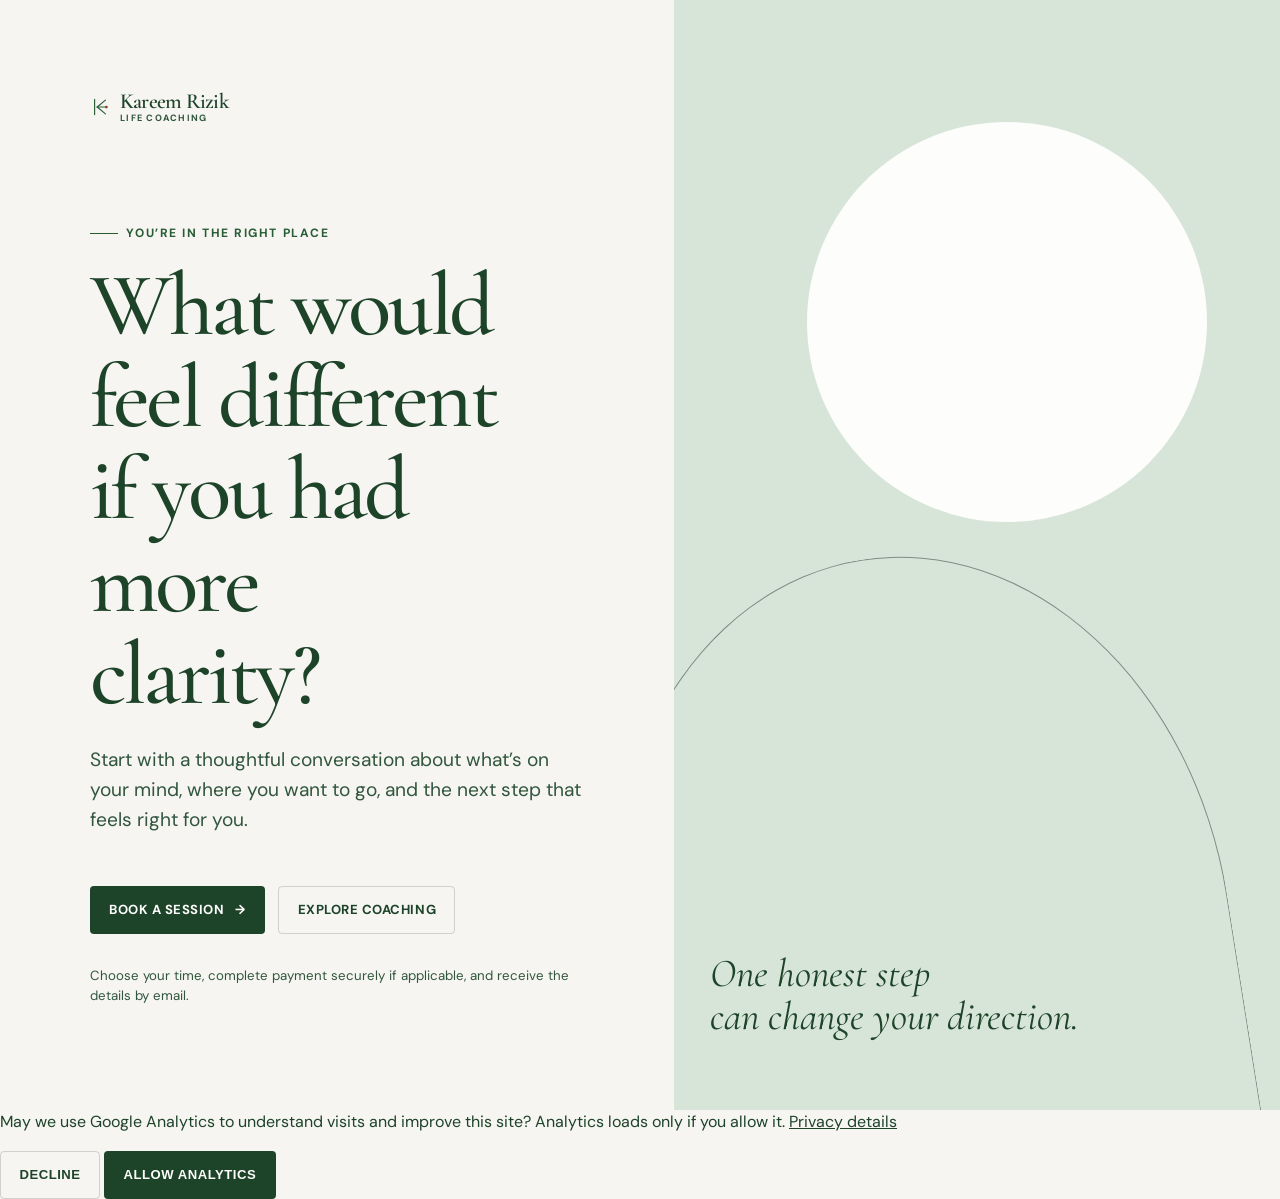
<file: ig/index.html>
<!doctype html>
<html lang="en">
  <head>
    <meta charset="utf-8">
    <meta name="viewport" content="width=device-width, initial-scale=1">
    <meta name="description" content="Start a life coaching conversation with Kareem Rizik.">
    <meta name="theme-color" content="#f8f5ee">
    <meta property="og:title" content="Begin here | Kareem Rizik">
    <meta property="og:description" content="Start a thoughtful life coaching conversation with Kareem Rizik.">
    <meta property="og:type" content="website">
    <meta property="og:url" content="https://betterwithkareem.com/ig/">
    <meta name="twitter:card" content="summary">
    <title>Begin here | Kareem Rizik</title>
    <link rel="canonical" href="https://betterwithkareem.com/ig/">
    <link rel="icon" href="/assets/icons/mark.svg" type="image/svg+xml">
    <link rel="stylesheet" href="/assets/css/styles.css">
  </head>
  <body class="ig-page">
    <main class="ig-wrap">
      <section class="ig-copy">
        <a class="brand" href="/" aria-label="Kareem Rizik Life Coaching home">
          <img class="brand__mark" src="/assets/icons/mark.svg" alt="">
          <span class="brand__name">Kareem Rizik<small>Life Coaching</small></span>
        </a>
        <p class="eyebrow">You’re in the right place</p>
        <h1>What would feel different if you had more clarity?</h1>
        <p class="lede">Start with a thoughtful conversation about what’s on your mind, where you want to go, and the next step that feels right for you.</p>
        <div class="button-row">
          <a class="button button--primary" href="/book/">Book a session <span aria-hidden="true">→</span></a>
          <a class="button button--ghost" href="/#approach">Explore coaching</a>
        </div>
        <p class="ig-footnote">Choose your time, complete payment securely if applicable, and receive the details by email.</p>
      </section>
      <section class="ig-art" role="img" aria-label="Abstract green landscape with an orange circle and a curved path">
        <div class="ig-art__orb"></div>
        <div class="ig-art__arch"></div>
        <div class="ig-art__curve"></div>
        <p class="ig-art__text">One honest step<br>can change your direction.</p>
      </section>
    </main>
    <script src="/assets/js/analytics-config.js"></script>
    <script src="/assets/js/analytics.js"></script>
    <script src="/assets/js/booking-config.js"></script>
    <script src="/assets/js/site.js"></script>
  </body>
</html>
</file>
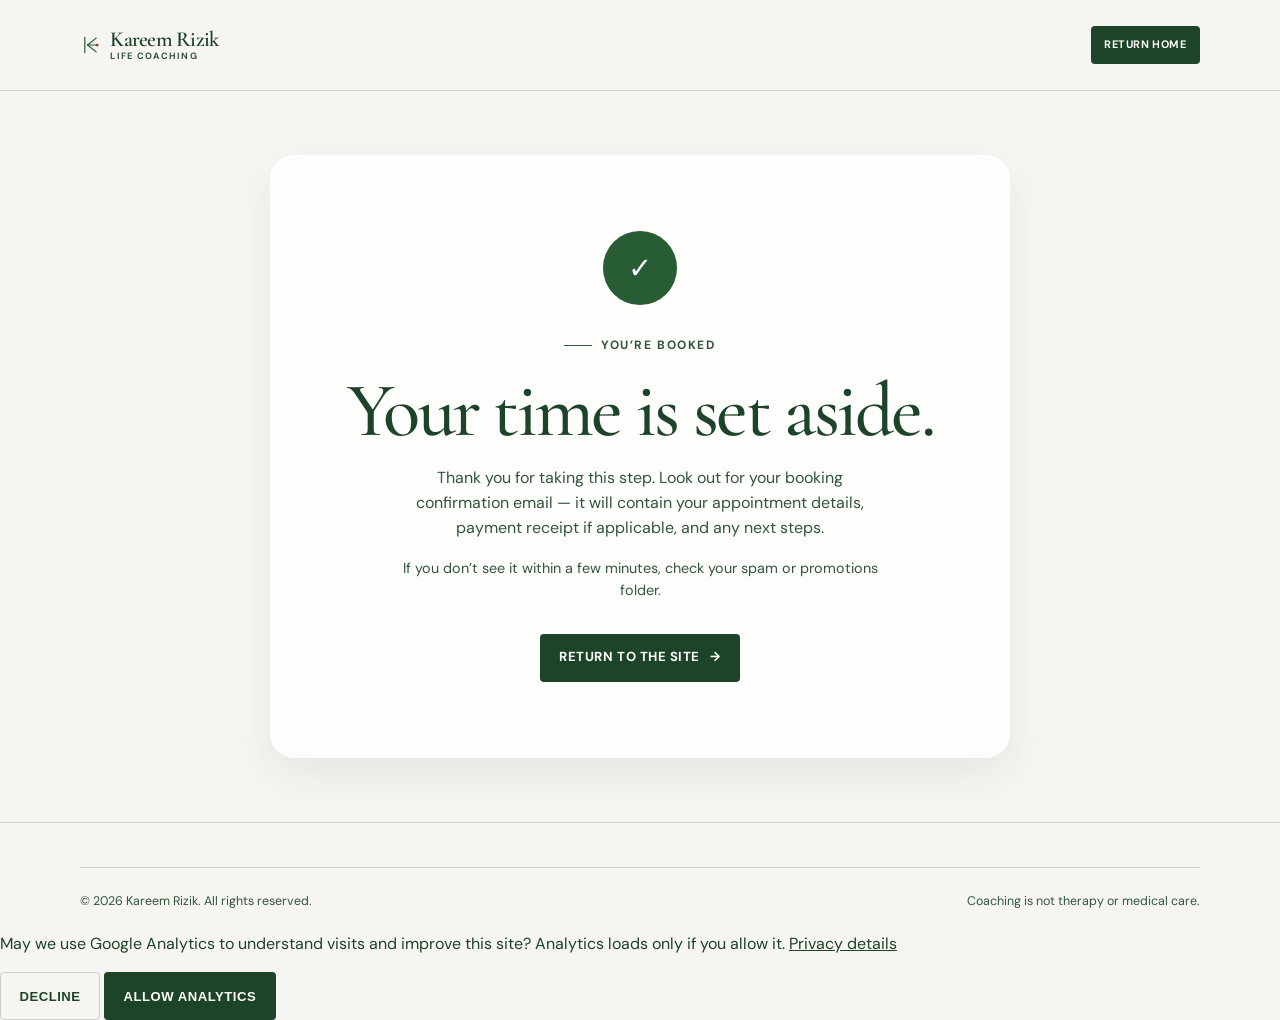
<file: thank-you/index.html>
<!doctype html>
<html lang="en">
  <head>
    <meta charset="utf-8">
    <meta name="viewport" content="width=device-width, initial-scale=1">
    <meta name="description" content="Your booking with Kareem Rizik is confirmed.">
    <meta name="theme-color" content="#f8f5ee">
    <meta name="robots" content="noindex, nofollow">
    <title>Thank you | Kareem Rizik</title>
    <link rel="canonical" href="https://betterwithkareem.com/thank-you/">
    <link rel="icon" href="/assets/icons/mark.svg" type="image/svg+xml">
    <link rel="stylesheet" href="/assets/css/styles.css">
  </head>
  <body>
    <a class="skip-link" href="#main-content">Skip to content</a>
    <header class="site-header">
      <div class="container nav">
        <a class="brand" href="/" aria-label="Kareem Rizik Life Coaching home">
          <img class="brand__mark" src="/assets/icons/mark.svg" alt="">
          <span class="brand__name">Kareem Rizik<small>Life Coaching</small></span>
        </a>
        <a class="button button--small button--primary" href="/">Return home</a>
      </div>
    </header>
    <main id="main-content" class="thank-you">
      <article class="thank-you__card">
        <div class="thank-you__mark" aria-hidden="true">✓</div>
        <p class="eyebrow">You’re booked</p>
        <h1>Your time is set aside.</h1>
        <p>Thank you for taking this step. Look out for your booking confirmation email — it will contain your appointment details, payment receipt if applicable, and any next steps.</p>
        <p class="small">If you don’t see it within a few minutes, check your spam or promotions folder.</p>
        <div class="button-row" style="justify-content:center">
          <a class="button button--primary" href="/">Return to the site <span aria-hidden="true">→</span></a>
        </div>
      </article>
    </main>
    <footer class="site-footer">
      <div class="container footer-bottom">
        <span>© <span data-current-year></span> Kareem Rizik. All rights reserved.</span>
        <span>Coaching is not therapy or medical care.</span>
      </div>
    </footer>
    <script src="/assets/js/analytics-config.js"></script>
    <script src="/assets/js/analytics.js"></script>
    <script src="/assets/js/booking-config.js"></script>
    <script src="/assets/js/site.js"></script>
  </body>
</html>
</file>
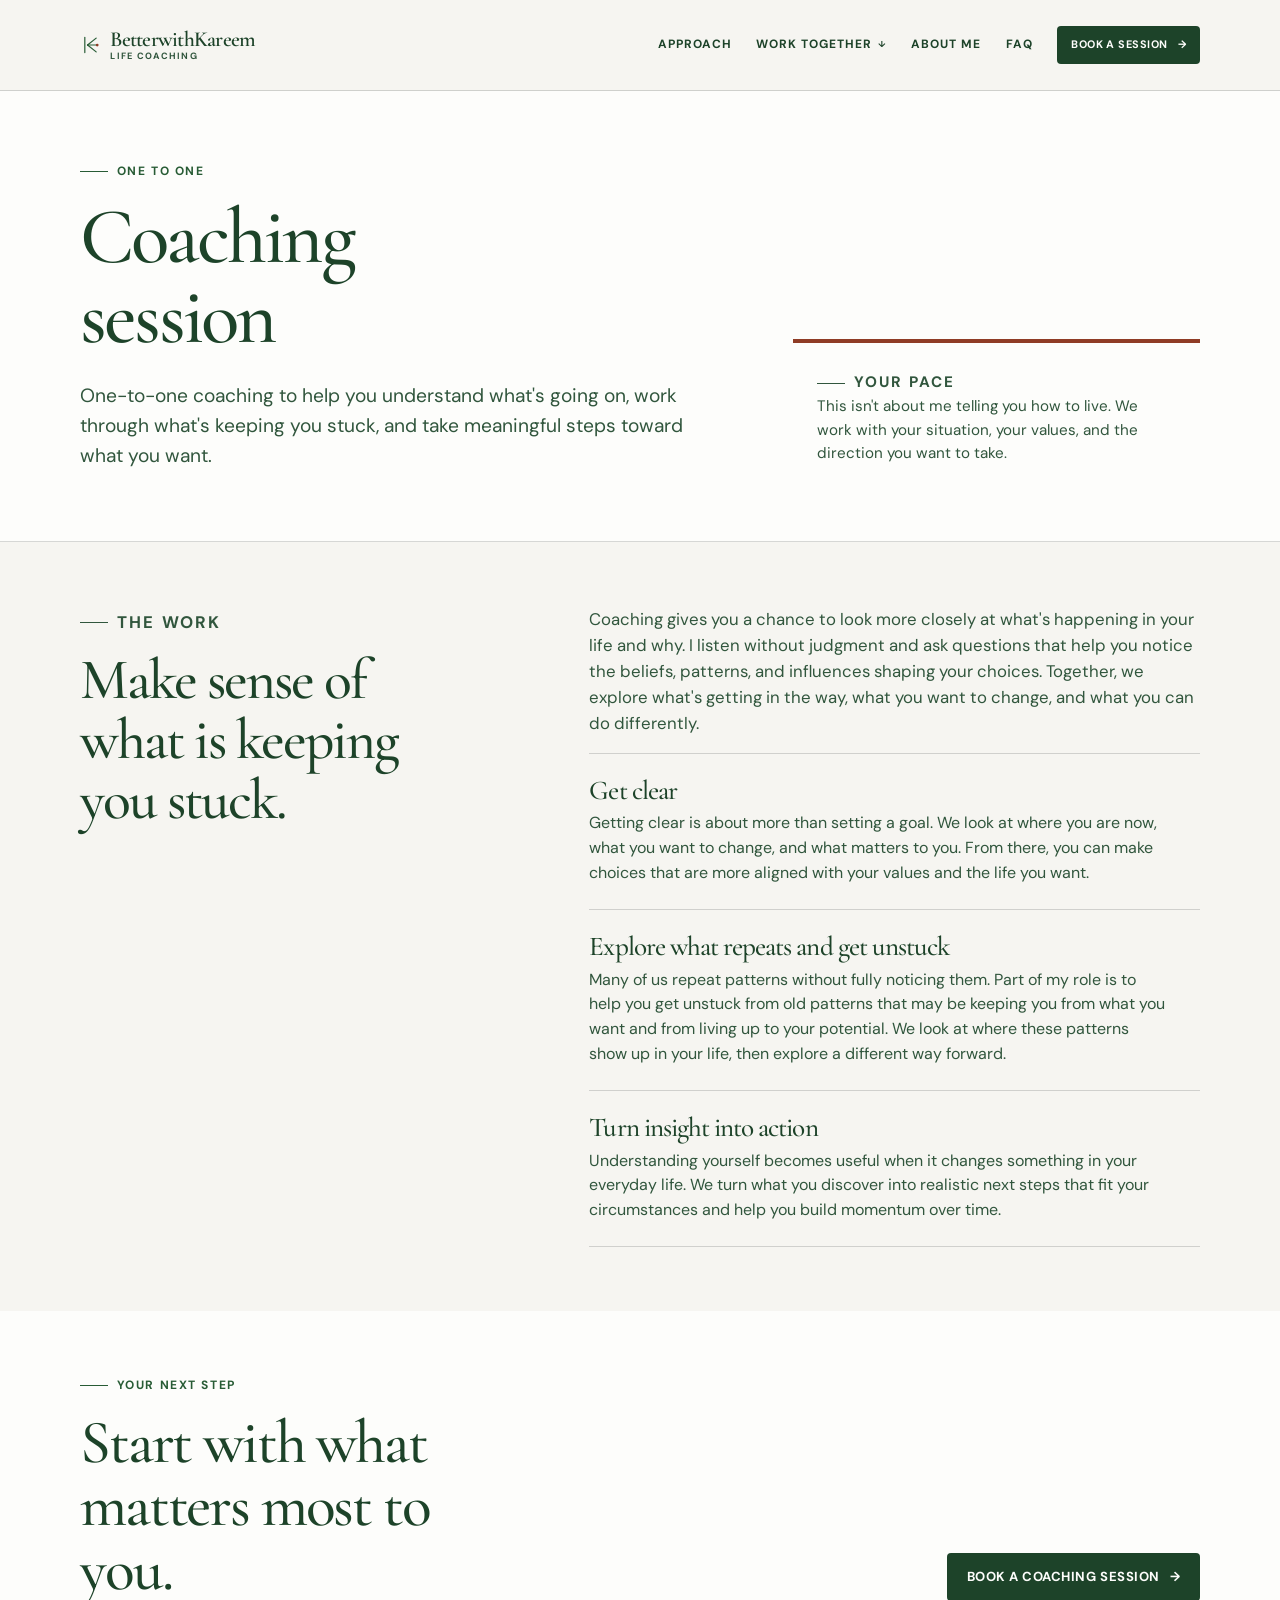
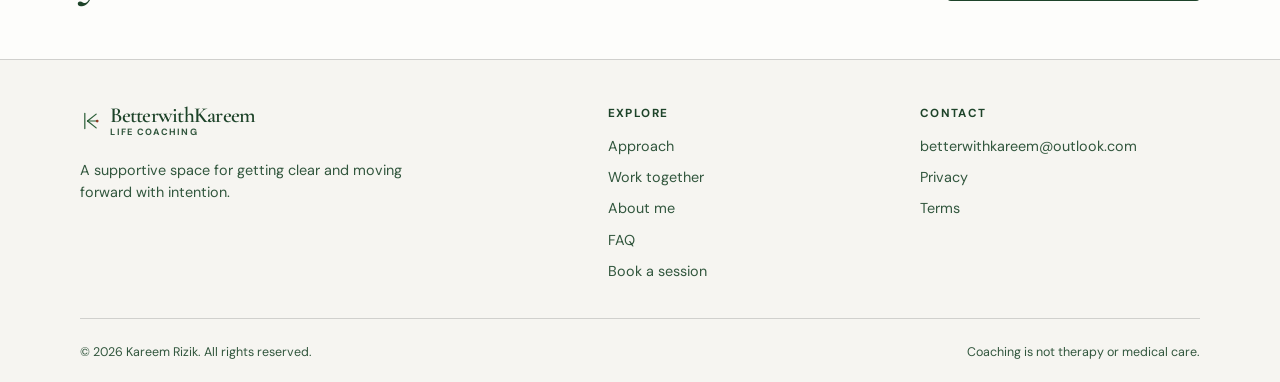
<file: services/coaching-session/index.html>
<!doctype html>
<html lang="en"><head>
<meta charset="utf-8">
<meta name="viewport" content="width=device-width, initial-scale=1">
<meta name="description" content="One-to-one coaching sessions with Kareem Rizik.">
<meta name="theme-color" content="#f6f5f1">
<title>Coaching session | BetterwithKareem</title>
<link rel="canonical" href="https://betterwithkareem.com/services/coaching-session/">
<link rel="icon" href="/assets/icons/mark.svg" type="image/svg+xml">
<link rel="stylesheet" href="/assets/css/styles.css">
</head>
<body>
<a class="skip-link" href="#main-content">Skip to content</a>
<header class="site-header"><div class="container nav"><a class="brand" href="/" aria-label="BetterwithKareem home"><img class="brand__mark" src="/assets/icons/mark.svg" alt=""><span class="brand__name">BetterwithKareem<small>Life coaching</small></span></a><button class="menu-toggle" type="button" aria-label="Open navigation" aria-expanded="false" data-menu-toggle=""><svg viewBox="0 0 24 24" fill="none" aria-hidden="true"><path d="M3 7h18M3 17h18" stroke="currentColor" stroke-width="1.8" stroke-linecap="round"></path></svg></button><nav class="nav__links" aria-label="Primary navigation" data-menu=""><a href="/#approach">Approach</a><details class="nav-dropdown"><summary>Work together <span aria-hidden="true">↓</span></summary><div class="nav-dropdown__panel"><a class="nav-dropdown__item nav-dropdown__item--green" href="/services/discovery/"><span class="nav-dropdown__item-label">Start here</span><span class="nav-dropdown__item-main"><span>Discovery conversation</span><span aria-hidden="true">↗</span></span></a><a class="nav-dropdown__item nav-dropdown__item--clay" href="/services/coaching-session/"><span class="nav-dropdown__item-label">One to one</span><span class="nav-dropdown__item-main"><span>Coaching session</span><span aria-hidden="true">↗</span></span></a><a class="nav-dropdown__item nav-dropdown__item--green" href="/services/growth-workshops/"><span class="nav-dropdown__item-label">For organisations</span><span class="nav-dropdown__item-main"><span>Growth workshops for teams</span><span aria-hidden="true">↗</span></span></a></div></details><a href="/about/">About me</a><a href="/faq/">FAQ</a><a class="button button--small button--primary" href="/book/">Book a session <span aria-hidden="true">→</span></a></nav></div></header>
<main id="main-content">
<section class="service-page-hero"><div class="container service-page-hero__grid"><div><p class="eyebrow">One to one</p><h1>Coaching session</h1><p class="lede">One-to-one coaching to help you understand what's going on, work through what's keeping you stuck, and take meaningful steps toward what you want.</p></div><aside class="service-page-hero__aside"><p class="eyebrow">Your pace</p><p>This isn't about me telling you how to live. We work with your situation, your values, and the direction you want to take.</p></aside></div></section>
<section class="service-page-section"><div class="container service-page-grid"><div><p class="eyebrow">The work</p><h2>Make sense of what is keeping you stuck.</h2></div><div><p>Coaching gives you a chance to look more closely at what's happening in your life and why. I listen without judgment and ask questions that help you notice the beliefs, patterns, and influences shaping your choices. Together, we explore what's getting in the way, what you want to change, and what you can do differently.</p><div class="service-points"><article class="service-point"><h3>Get clear</h3><p>Getting clear is about more than setting a goal. We look at where you are now, what you want to change, and what matters to you. From there, you can make choices that are more aligned with your values and the life you want.</p></article><article class="service-point"><h3>Explore what repeats and get unstuck</h3><p>Many of us repeat patterns without fully noticing them. Part of my role is to help you get unstuck from old patterns that may be keeping you from what you want and from living up to your potential. We look at where these patterns show up in your life, then explore a different way forward.</p></article><article class="service-point"><h3>Turn insight into action</h3><p>Understanding yourself becomes useful when it changes something in your everyday life. We turn what you discover into realistic next steps that fit your circumstances and help you build momentum over time.</p></article></div></div></div></section>
<section class="service-page-cta"><div class="container service-page-cta__inner"><div><p class="eyebrow">Your next step</p><h2>Start with what matters most to you.</h2></div><a class="button button--primary" href="/book/">Book a coaching session <span aria-hidden="true">→</span></a></div></section>
</main>
<footer class="site-footer"><div class="container"><div class="footer-grid"><div><a class="brand" href="/"><img class="brand__mark" src="/assets/icons/mark.svg" alt=""><span class="brand__name">BetterwithKareem<small>Life Coaching</small></span></a><p class="footer-note">A supportive space for getting clear and moving forward with intention.</p></div><div><p class="footer-title">Explore</p><nav class="footer-links" aria-label="Footer navigation"><a href="/#approach">Approach</a><a href="/#work-together">Work together</a><a href="/about/">About me</a><a href="/faq/">FAQ</a><a href="/book/">Book a session</a></nav></div><div><p class="footer-title">Contact</p><div class="footer-links"><a href="mailto:betterwithkareem@outlook.com" data-contact-email="">betterwithkareem@outlook.com</a><a href="/legal/privacy.html">Privacy</a><a href="/legal/terms.html">Terms</a></div></div></div><div class="footer-bottom"><span>© <span data-current-year="">2026</span> Kareem Rizik. All rights reserved.</span><span>Coaching is not therapy or medical care.</span></div></div></footer>
<script src="/assets/js/booking-config.js"></script><script src="/assets/js/site.js"></script>


</body></html>
</file>
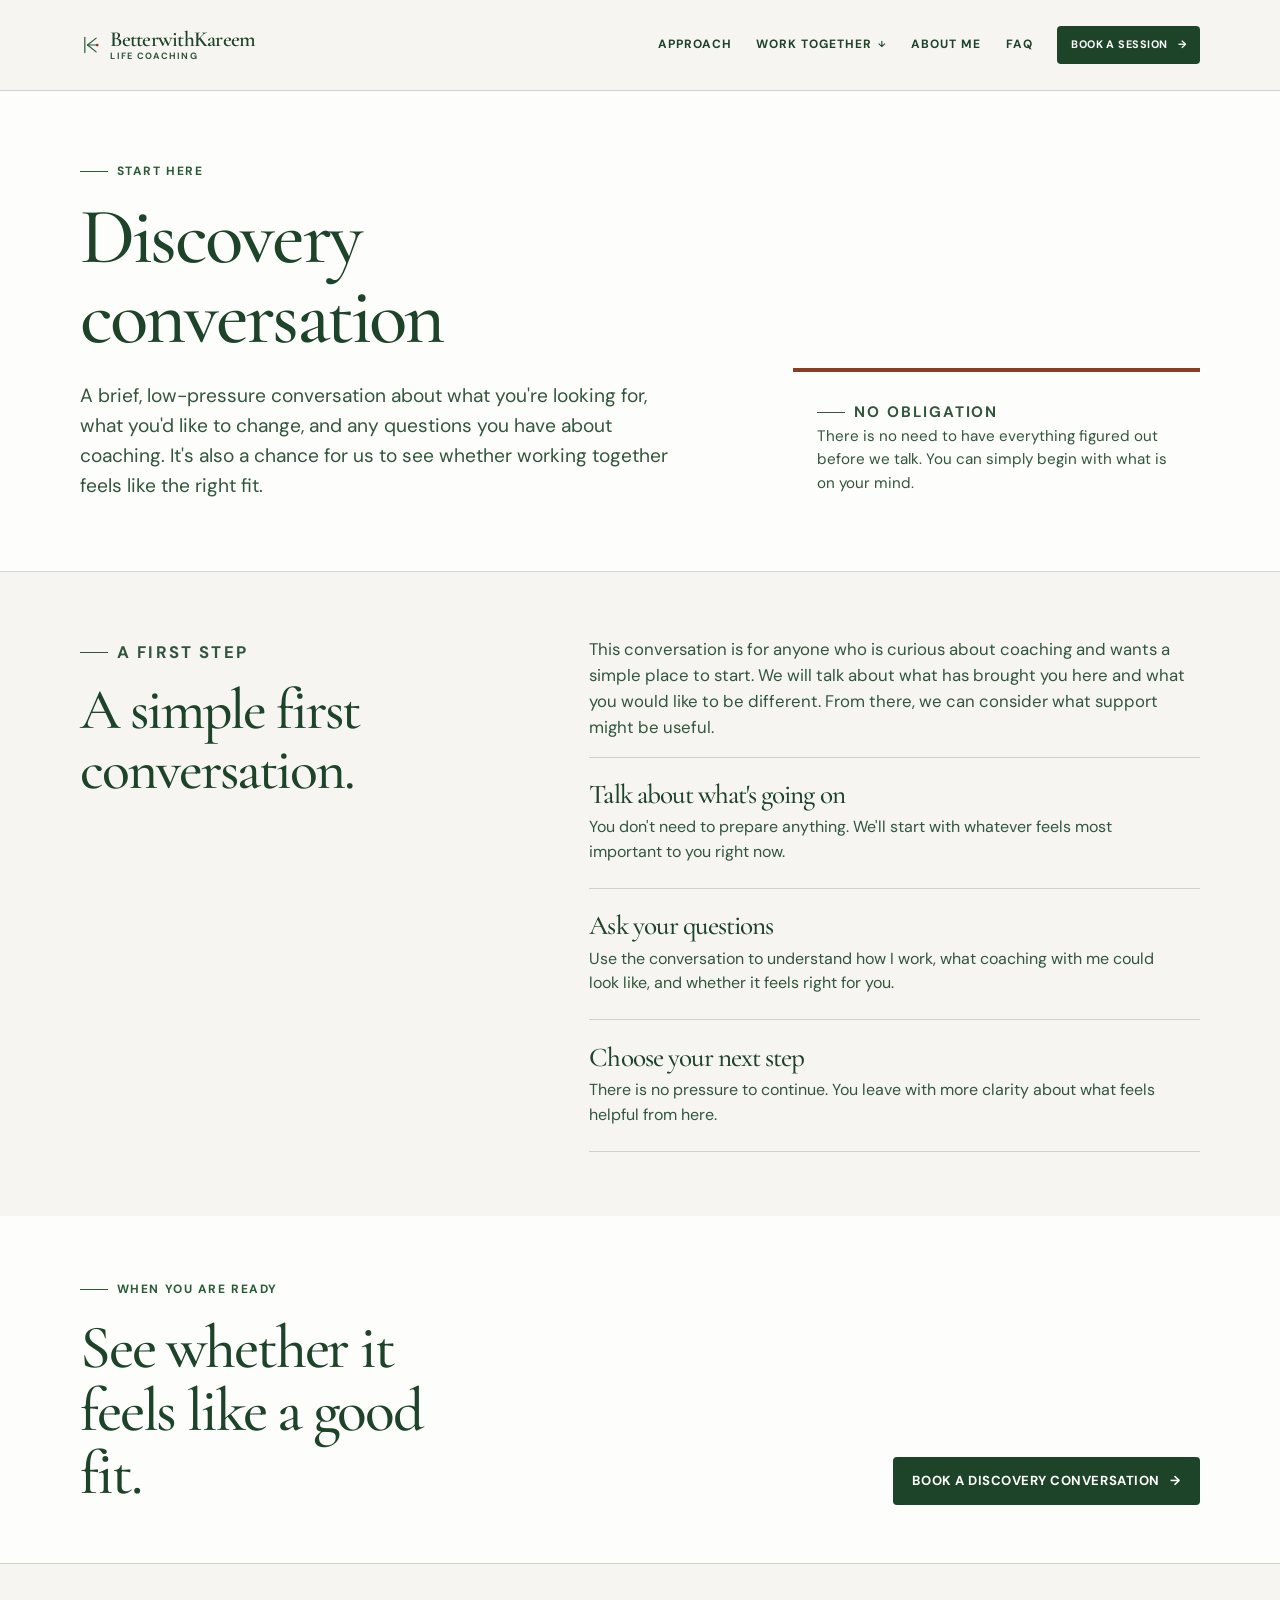
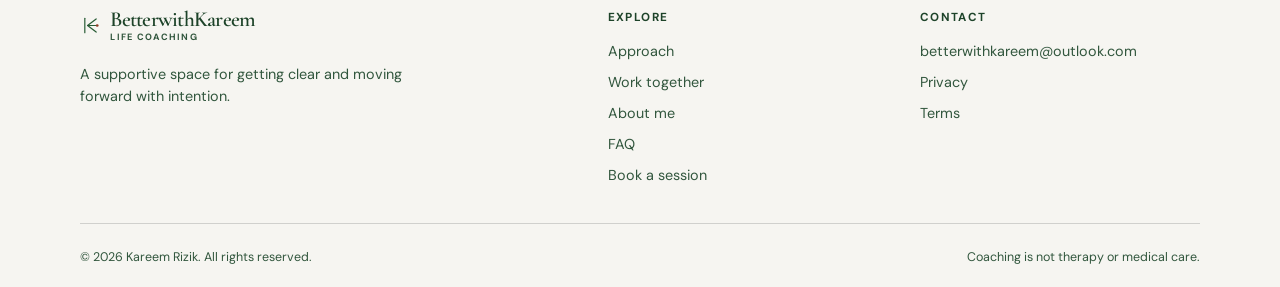
<file: services/discovery/index.html>
<!doctype html>
<html lang="en"><head>
<meta charset="utf-8">
<meta name="viewport" content="width=device-width, initial-scale=1">
<meta name="description" content="Start with a low-pressure discovery conversation with Kareem Rizik.">
<meta name="theme-color" content="#f6f5f1">
<title>Discovery conversation | BetterwithKareem</title>
<link rel="canonical" href="https://betterwithkareem.com/services/discovery/">
<link rel="icon" href="/assets/icons/mark.svg" type="image/svg+xml">
<link rel="stylesheet" href="/assets/css/styles.css">
</head>
<body>
<a class="skip-link" href="#main-content">Skip to content</a>
<header class="site-header"><div class="container nav"><a class="brand" href="/" aria-label="BetterwithKareem home"><img class="brand__mark" src="/assets/icons/mark.svg" alt=""><span class="brand__name">BetterwithKareem<small>Life coaching</small></span></a><button class="menu-toggle" type="button" aria-label="Open navigation" aria-expanded="false" data-menu-toggle=""><svg viewBox="0 0 24 24" fill="none" aria-hidden="true"><path d="M3 7h18M3 17h18" stroke="currentColor" stroke-width="1.8" stroke-linecap="round"></path></svg></button><nav class="nav__links" aria-label="Primary navigation" data-menu=""><a href="/#approach">Approach</a><details class="nav-dropdown"><summary>Work together <span aria-hidden="true">↓</span></summary><div class="nav-dropdown__panel"><a class="nav-dropdown__item nav-dropdown__item--green" href="/services/discovery/"><span class="nav-dropdown__item-label">Start here</span><span class="nav-dropdown__item-main"><span>Discovery conversation</span><span aria-hidden="true">↗</span></span></a><a class="nav-dropdown__item nav-dropdown__item--clay" href="/services/coaching-session/"><span class="nav-dropdown__item-label">One to one</span><span class="nav-dropdown__item-main"><span>Coaching session</span><span aria-hidden="true">↗</span></span></a><a class="nav-dropdown__item nav-dropdown__item--green" href="/services/growth-workshops/"><span class="nav-dropdown__item-label">For organisations</span><span class="nav-dropdown__item-main"><span>Growth workshops for teams</span><span aria-hidden="true">↗</span></span></a></div></details><a href="/about/">About me</a><a href="/faq/">FAQ</a><a class="button button--small button--primary" href="/book/">Book a session <span aria-hidden="true">→</span></a></nav></div></header>
<main id="main-content">
<section class="service-page-hero"><div class="container service-page-hero__grid"><div><p class="eyebrow">Start here</p><h1>Discovery conversation</h1><p class="lede">A brief, low-pressure conversation about what you're looking for, what you'd like to change, and any questions you have about coaching. It's also a chance for us to see whether working together feels like the right fit.</p></div><aside class="service-page-hero__aside"><p class="eyebrow">No obligation</p><p>There is no need to have everything figured out before we talk. You can simply begin with what is on your mind.</p></aside></div></section>
<section class="service-page-section"><div class="container service-page-grid"><div><p class="eyebrow">A first step</p><h2>A simple first conversation.</h2></div><div><p>This conversation is for anyone who is curious about coaching and wants a simple place to start. We will talk about what has brought you here and what you would like to be different. From there, we can consider what support might be useful.</p><div class="service-points"><article class="service-point"><h3>Talk about what's going on</h3><p>You don't need to prepare anything. We'll start with whatever feels most important to you right now.</p></article><article class="service-point"><h3>Ask your questions</h3><p>Use the conversation to understand how I work, what coaching with me could look like, and whether it feels right for you.</p></article><article class="service-point"><h3>Choose your next step</h3><p>There is no pressure to continue. You leave with more clarity about what feels helpful from here.</p></article></div></div></div></section>
<section class="service-page-cta"><div class="container service-page-cta__inner"><div><p class="eyebrow">When you are ready</p><h2>See whether it feels like a good fit.</h2></div><a class="button button--primary" href="/book/">Book a discovery conversation <span aria-hidden="true">→</span></a></div></section>
</main>
<footer class="site-footer"><div class="container"><div class="footer-grid"><div><a class="brand" href="/"><img class="brand__mark" src="/assets/icons/mark.svg" alt=""><span class="brand__name">BetterwithKareem<small>Life Coaching</small></span></a><p class="footer-note">A supportive space for getting clear and moving forward with intention.</p></div><div><p class="footer-title">Explore</p><nav class="footer-links" aria-label="Footer navigation"><a href="/#approach">Approach</a><a href="/#work-together">Work together</a><a href="/about/">About me</a><a href="/faq/">FAQ</a><a href="/book/">Book a session</a></nav></div><div><p class="footer-title">Contact</p><div class="footer-links"><a href="mailto:betterwithkareem@outlook.com" data-contact-email="">betterwithkareem@outlook.com</a><a href="/legal/privacy.html">Privacy</a><a href="/legal/terms.html">Terms</a></div></div></div><div class="footer-bottom"><span>© <span data-current-year="">2026</span> Kareem Rizik. All rights reserved.</span><span>Coaching is not therapy or medical care.</span></div></div></footer>
<script src="/assets/js/booking-config.js"></script><script src="/assets/js/site.js"></script>


</body></html>
</file>
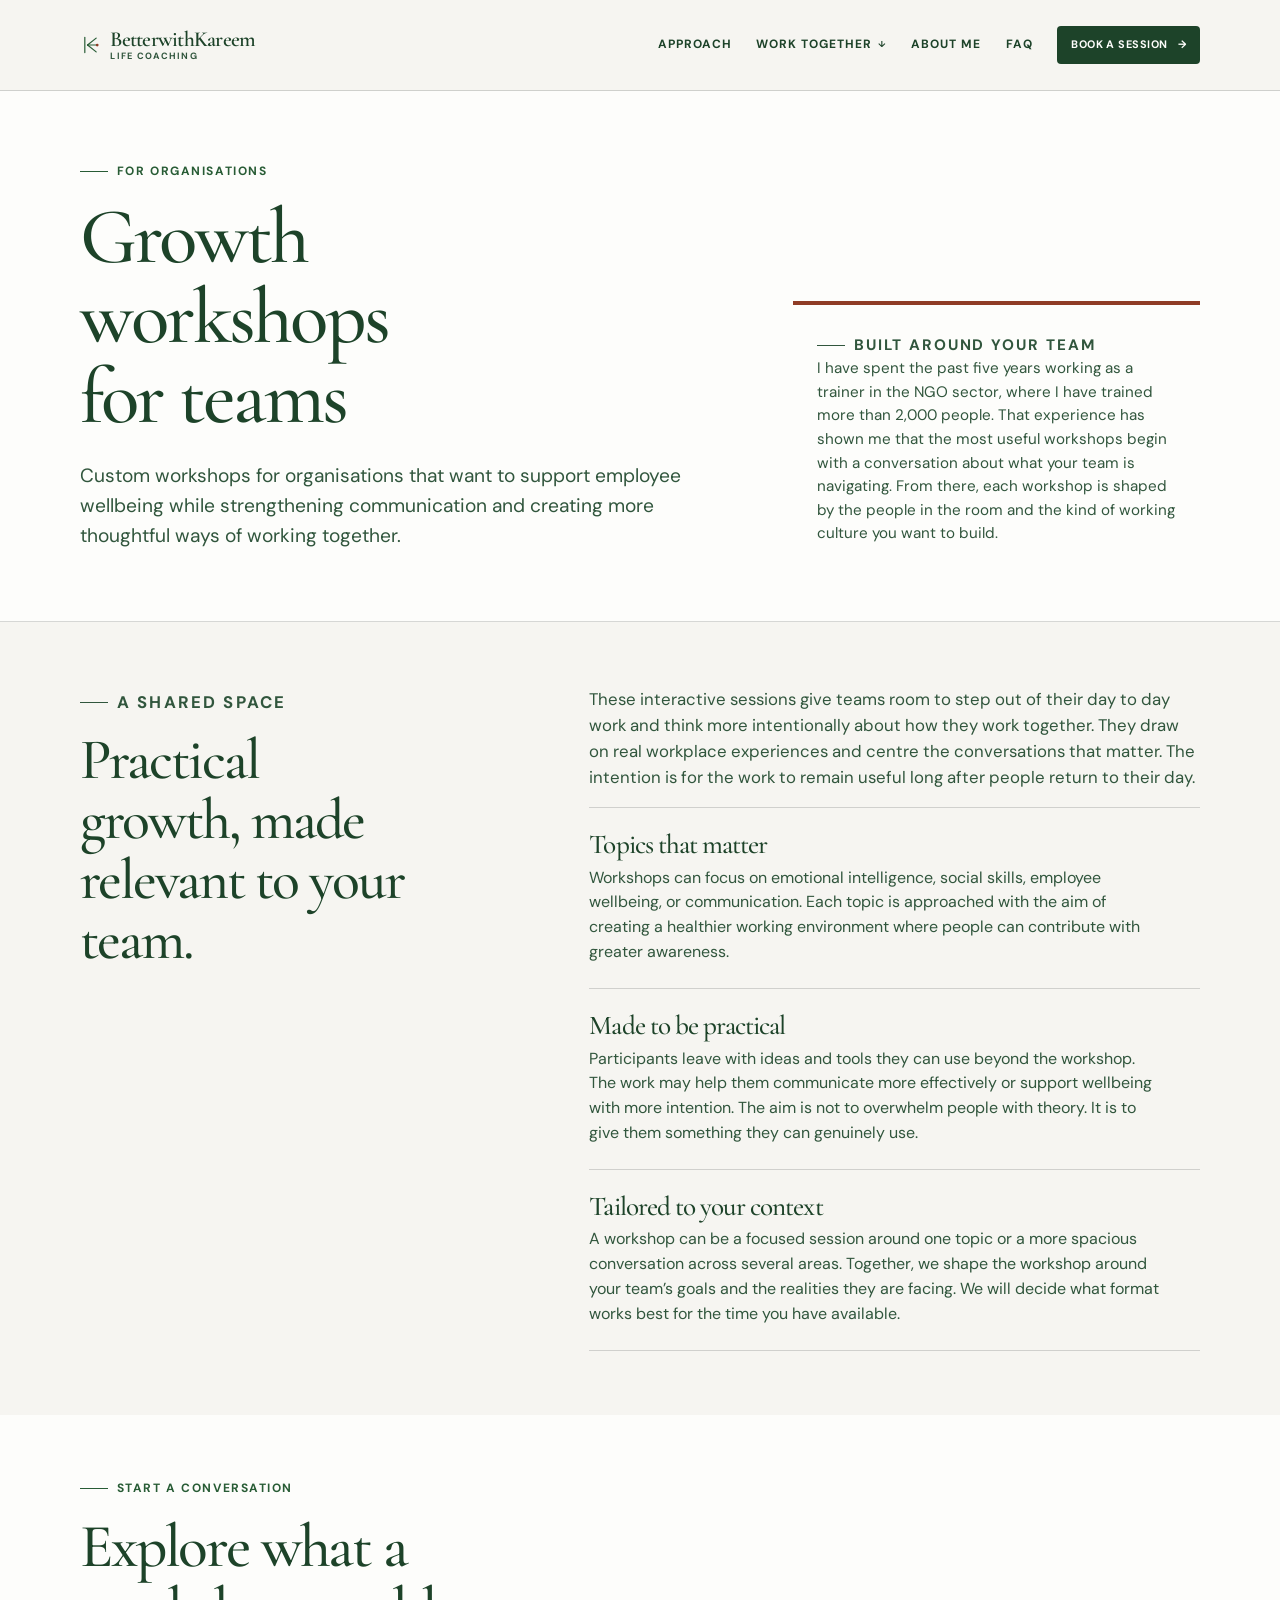
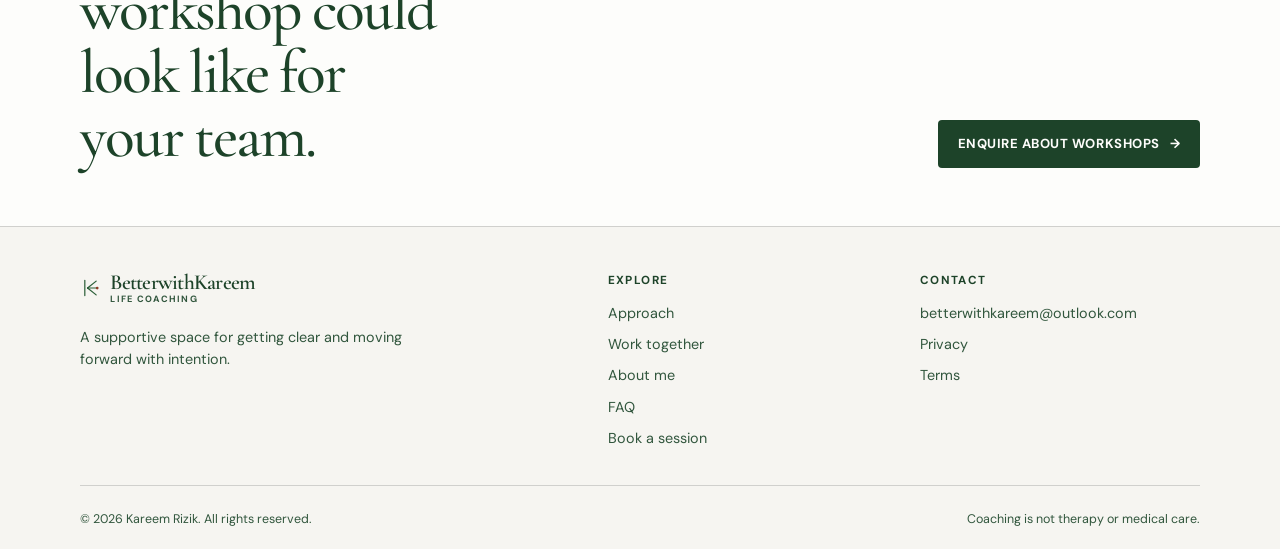
<file: services/growth-workshops/index.html>
<!doctype html>
<html lang="en"><head>
<meta charset="utf-8">
<meta name="viewport" content="width=device-width, initial-scale=1">
<meta name="description" content="Growth workshops for teams with Kareem Rizik.">
<meta name="theme-color" content="#f6f5f1">
<title>Growth workshops for teams | BetterwithKareem</title>
<link rel="canonical" href="https://betterwithkareem.com/services/growth-workshops/">
<link rel="icon" href="/assets/icons/mark.svg" type="image/svg+xml">
<link rel="stylesheet" href="/assets/css/styles.css">
</head>
<body>
<a class="skip-link" href="#main-content">Skip to content</a>
<header class="site-header"><div class="container nav"><a class="brand" href="/" aria-label="BetterwithKareem home"><img class="brand__mark" src="/assets/icons/mark.svg" alt=""><span class="brand__name">BetterwithKareem<small>Life coaching</small></span></a><button class="menu-toggle" type="button" aria-label="Open navigation" aria-expanded="false" data-menu-toggle=""><svg viewBox="0 0 24 24" fill="none" aria-hidden="true"><path d="M3 7h18M3 17h18" stroke="currentColor" stroke-width="1.8" stroke-linecap="round"></path></svg></button><nav class="nav__links" aria-label="Primary navigation" data-menu=""><a href="/#approach">Approach</a><details class="nav-dropdown"><summary>Work together <span aria-hidden="true">↓</span></summary><div class="nav-dropdown__panel"><a class="nav-dropdown__item nav-dropdown__item--green" href="/services/discovery/"><span class="nav-dropdown__item-label">Start here</span><span class="nav-dropdown__item-main"><span>Discovery conversation</span><span aria-hidden="true">↗</span></span></a><a class="nav-dropdown__item nav-dropdown__item--clay" href="/services/coaching-session/"><span class="nav-dropdown__item-label">One to one</span><span class="nav-dropdown__item-main"><span>Coaching session</span><span aria-hidden="true">↗</span></span></a><a class="nav-dropdown__item nav-dropdown__item--green" href="/services/growth-workshops/"><span class="nav-dropdown__item-label">For organisations</span><span class="nav-dropdown__item-main"><span>Growth workshops for teams</span><span aria-hidden="true">↗</span></span></a></div></details><a href="/about/">About me</a><a href="/faq/">FAQ</a><a class="button button--small button--primary" href="/book/">Book a session <span aria-hidden="true">→</span></a></nav></div></header>
<main id="main-content">
<section class="service-page-hero"><div class="container service-page-hero__grid"><div><p class="eyebrow">For organisations</p><h1>Growth workshops for teams</h1><p class="lede">Custom workshops for organisations that want to support employee wellbeing while strengthening communication and creating more thoughtful ways of working together.</p></div><aside class="service-page-hero__aside"><p class="eyebrow">Built around your team</p><p>I have spent the past five years working as a trainer in the NGO sector, where I have trained more than 2,000 people. That experience has shown me that the most useful workshops begin with a conversation about what your team is navigating. From there, each workshop is shaped by the people in the room and the kind of working culture you want to build.</p></aside></div></section>
<section class="service-page-section"><div class="container service-page-grid"><div><p class="eyebrow">A shared space</p><h2>Practical growth, made relevant to your team.</h2></div><div><p>These interactive sessions give teams room to step out of their day to day work and think more intentionally about how they work together. They draw on real workplace experiences and centre the conversations that matter. The intention is for the work to remain useful long after people return to their day.</p><div class="service-points"><article class="service-point"><h3>Topics that matter</h3><p>Workshops can focus on emotional intelligence, social skills, employee wellbeing, or communication. Each topic is approached with the aim of creating a healthier working environment where people can contribute with greater awareness.</p></article><article class="service-point"><h3>Made to be practical</h3><p>Participants leave with ideas and tools they can use beyond the workshop. The work may help them communicate more effectively or support wellbeing with more intention. The aim is not to overwhelm people with theory. It is to give them something they can genuinely use.</p></article><article class="service-point"><h3>Tailored to your context</h3><p>A workshop can be a focused session around one topic or a more spacious conversation across several areas. Together, we shape the workshop around your team’s goals and the realities they are facing. We will decide what format works best for the time you have available.</p></article></div></div></div></section>
<section class="service-page-cta"><div class="container service-page-cta__inner"><div><p class="eyebrow">Start a conversation</p><h2>Explore what a workshop could look like for your team.</h2></div><a class="button button--primary" href="mailto:betterwithkareem@outlook.com?subject=Growth%20workshops%20for%20teams">Enquire about workshops <span aria-hidden="true">→</span></a></div></section>
</main>
<footer class="site-footer"><div class="container"><div class="footer-grid"><div><a class="brand" href="/"><img class="brand__mark" src="/assets/icons/mark.svg" alt=""><span class="brand__name">BetterwithKareem<small>Life Coaching</small></span></a><p class="footer-note">A supportive space for getting clear and moving forward with intention.</p></div><div><p class="footer-title">Explore</p><nav class="footer-links" aria-label="Footer navigation"><a href="/#approach">Approach</a><a href="/#work-together">Work together</a><a href="/about/">About me</a><a href="/faq/">FAQ</a><a href="/book/">Book a session</a></nav></div><div><p class="footer-title">Contact</p><div class="footer-links"><a href="mailto:betterwithkareem@outlook.com" data-contact-email="">betterwithkareem@outlook.com</a><a href="/legal/privacy.html">Privacy</a><a href="/legal/terms.html">Terms</a></div></div></div><div class="footer-bottom"><span>© <span data-current-year="">2026</span> Kareem Rizik. All rights reserved.</span><span>Coaching is not therapy or medical care.</span></div></div></footer>
<script src="/assets/js/booking-config.js"></script><script src="/assets/js/site.js"></script>


</body></html>
</file>
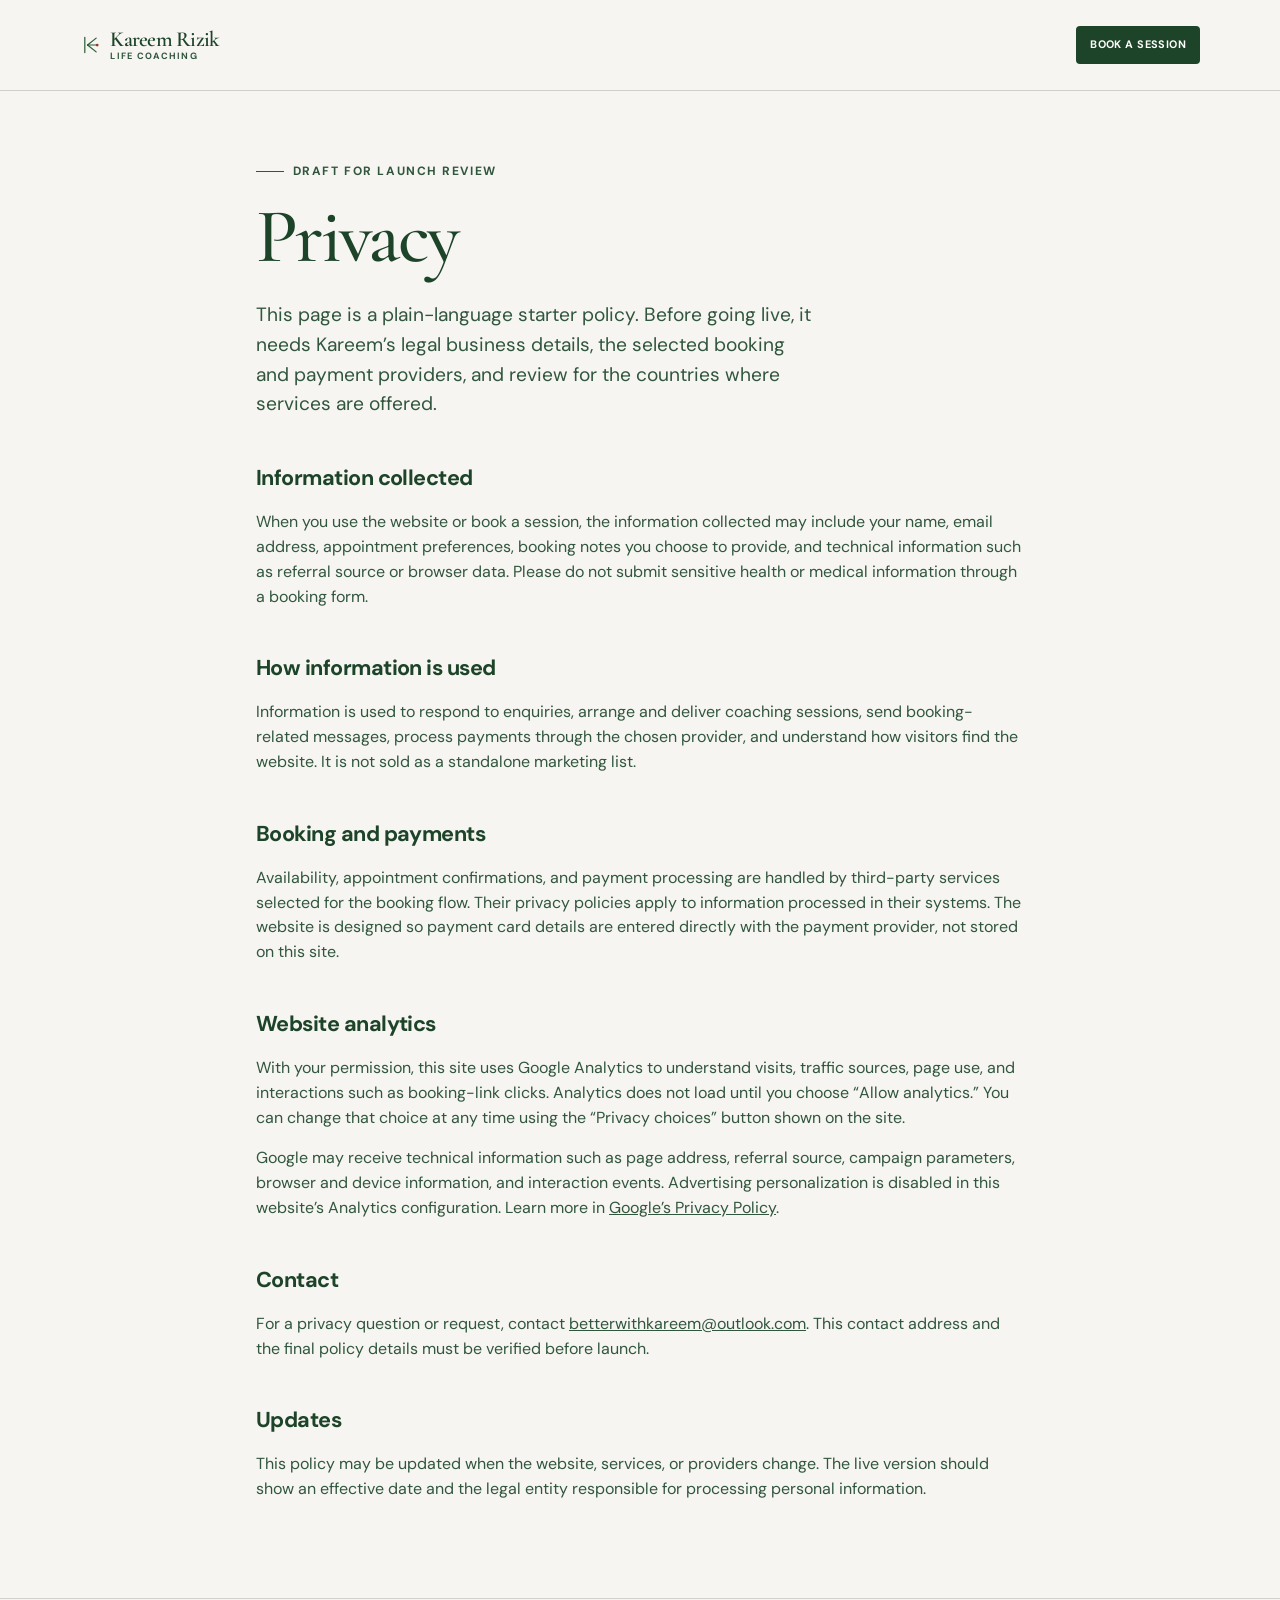
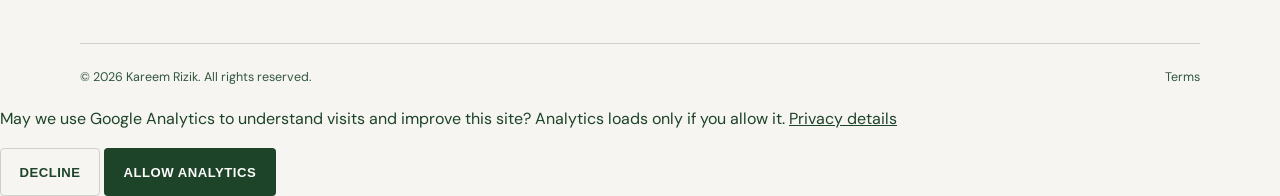
<file: legal/privacy.html>
<!doctype html>
<html lang="en">
  <head>
    <meta charset="utf-8">
    <meta name="viewport" content="width=device-width, initial-scale=1">
    <meta name="description" content="Privacy information for Kareem Rizik Life Coaching.">
    <meta name="theme-color" content="#f8f5ee">
    <title>Privacy | Kareem Rizik</title>
    <link rel="canonical" href="https://betterwithkareem.com/legal/privacy.html">
    <link rel="icon" href="/assets/icons/mark.svg" type="image/svg+xml">
    <link rel="stylesheet" href="/assets/css/styles.css">
  </head>
  <body>
    <a class="skip-link" href="#main-content">Skip to content</a>
    <header class="site-header">
      <div class="container nav">
        <a class="brand" href="/" aria-label="Kareem Rizik Life Coaching home">
          <img class="brand__mark" src="/assets/icons/mark.svg" alt="">
          <span class="brand__name">Kareem Rizik<small>Life Coaching</small></span>
        </a>
        <a class="button button--small button--primary" href="/book/">Book a session</a>
      </div>
    </header>
    <main id="main-content" class="container legal">
      <p class="eyebrow">Draft for launch review</p>
      <h1>Privacy</h1>
      <p class="lede">This page is a plain-language starter policy. Before going live, it needs Kareem’s legal business details, the selected booking and payment providers, and review for the countries where services are offered.</p>

      <h2>Information collected</h2>
      <p>When you use the website or book a session, the information collected may include your name, email address, appointment preferences, booking notes you choose to provide, and technical information such as referral source or browser data. Please do not submit sensitive health or medical information through a booking form.</p>

      <h2>How information is used</h2>
      <p>Information is used to respond to enquiries, arrange and deliver coaching sessions, send booking-related messages, process payments through the chosen provider, and understand how visitors find the website. It is not sold as a standalone marketing list.</p>

      <h2>Booking and payments</h2>
      <p>Availability, appointment confirmations, and payment processing are handled by third-party services selected for the booking flow. Their privacy policies apply to information processed in their systems. The website is designed so payment card details are entered directly with the payment provider, not stored on this site.</p>

      <h2>Website analytics</h2>
      <p>With your permission, this site uses Google Analytics to understand visits, traffic sources, page use, and interactions such as booking-link clicks. Analytics does not load until you choose “Allow analytics.” You can change that choice at any time using the “Privacy choices” button shown on the site.</p>
      <p>Google may receive technical information such as page address, referral source, campaign parameters, browser and device information, and interaction events. Advertising personalization is disabled in this website’s Analytics configuration. Learn more in <a href="https://policies.google.com/privacy">Google’s Privacy Policy</a>.</p>

      <h2>Contact</h2>
      <p>For a privacy question or request, contact <a href="mailto:hello@kareemrizik.com" data-contact-email>hello@kareemrizik.com</a>. This contact address and the final policy details must be verified before launch.</p>

      <h2>Updates</h2>
      <p>This policy may be updated when the website, services, or providers change. The live version should show an effective date and the legal entity responsible for processing personal information.</p>
    </main>
    <footer class="site-footer">
      <div class="container footer-bottom">
        <span>© <span data-current-year></span> Kareem Rizik. All rights reserved.</span>
        <a href="/legal/terms.html">Terms</a>
      </div>
    </footer>
    <script src="/assets/js/analytics-config.js"></script>
    <script src="/assets/js/analytics.js"></script>
    <script src="/assets/js/booking-config.js"></script>
    <script src="/assets/js/site.js"></script>
  </body>
</html>
</file>
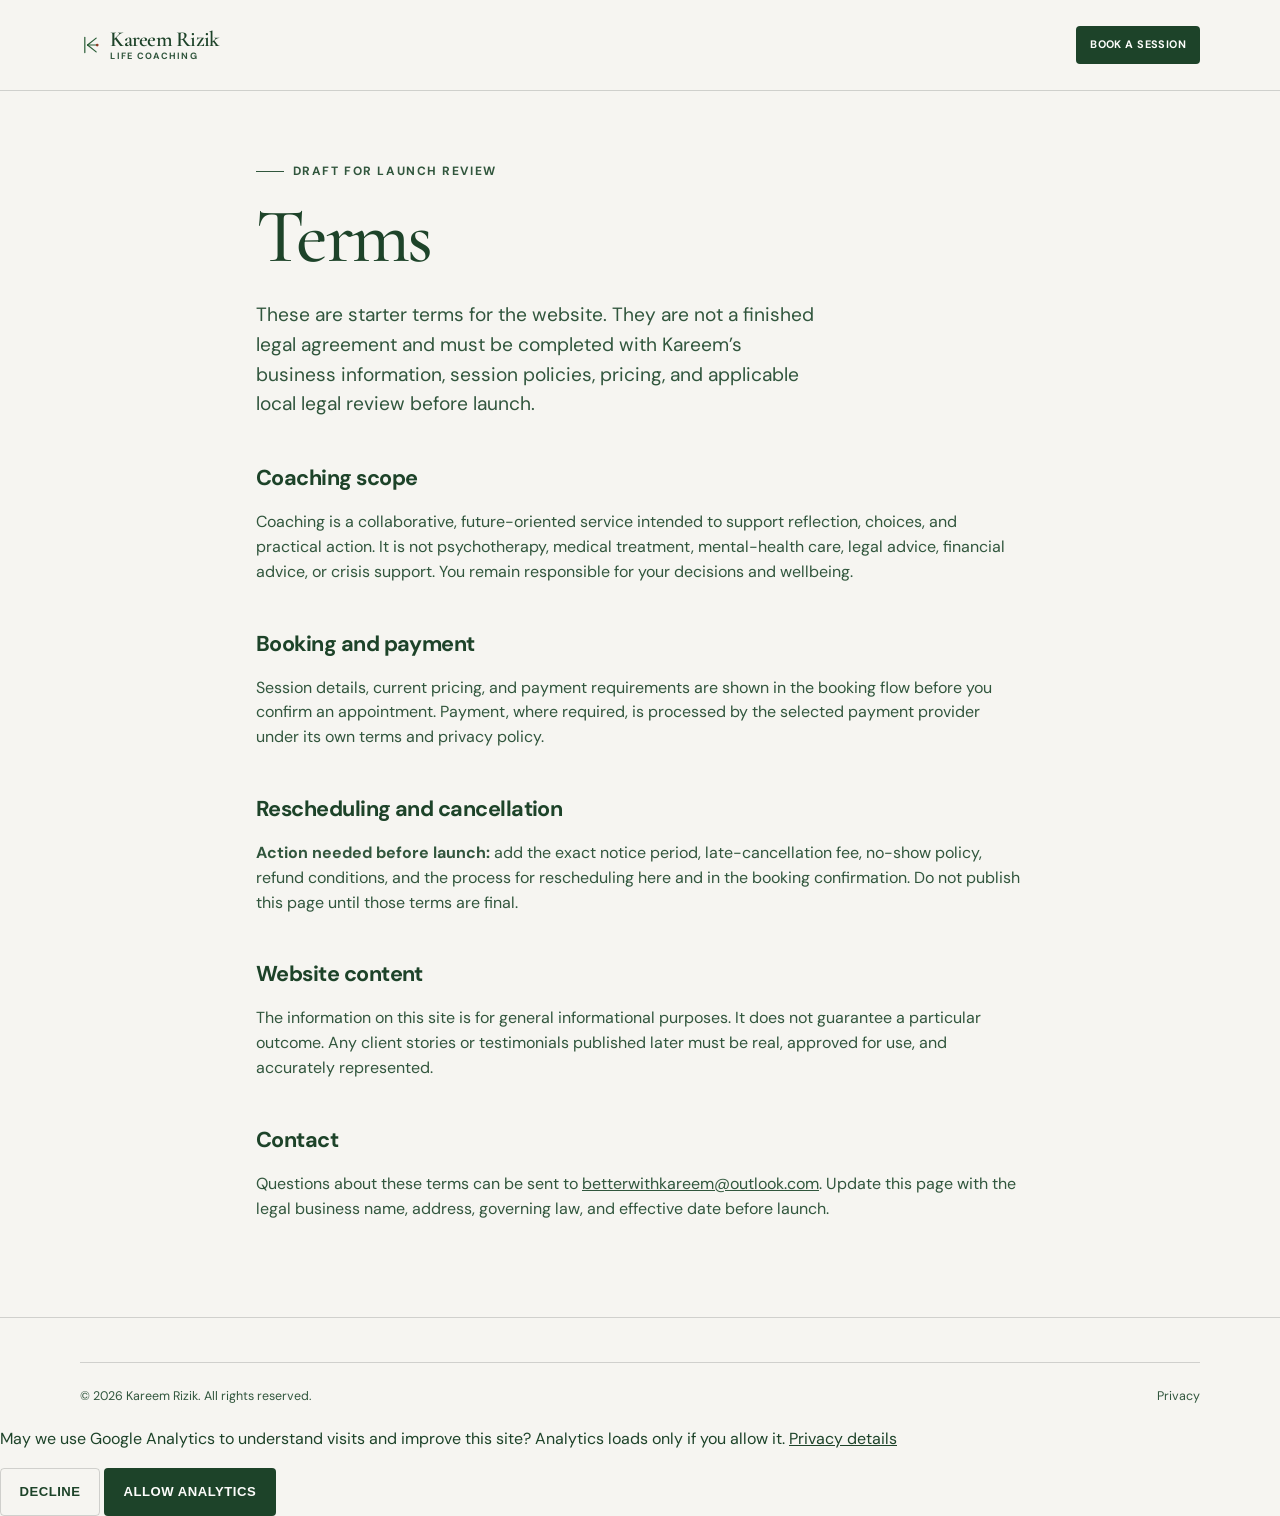
<file: legal/terms.html>
<!doctype html>
<html lang="en">
  <head>
    <meta charset="utf-8">
    <meta name="viewport" content="width=device-width, initial-scale=1">
    <meta name="description" content="Terms for Kareem Rizik Life Coaching.">
    <meta name="theme-color" content="#f8f5ee">
    <title>Terms | Kareem Rizik</title>
    <link rel="canonical" href="https://betterwithkareem.com/legal/terms.html">
    <link rel="icon" href="/assets/icons/mark.svg" type="image/svg+xml">
    <link rel="stylesheet" href="/assets/css/styles.css">
  </head>
  <body>
    <a class="skip-link" href="#main-content">Skip to content</a>
    <header class="site-header">
      <div class="container nav">
        <a class="brand" href="/" aria-label="Kareem Rizik Life Coaching home">
          <img class="brand__mark" src="/assets/icons/mark.svg" alt="">
          <span class="brand__name">Kareem Rizik<small>Life Coaching</small></span>
        </a>
        <a class="button button--small button--primary" href="/book/">Book a session</a>
      </div>
    </header>
    <main id="main-content" class="container legal">
      <p class="eyebrow">Draft for launch review</p>
      <h1>Terms</h1>
      <p class="lede">These are starter terms for the website. They are not a finished legal agreement and must be completed with Kareem’s business information, session policies, pricing, and applicable local legal review before launch.</p>

      <h2>Coaching scope</h2>
      <p>Coaching is a collaborative, future-oriented service intended to support reflection, choices, and practical action. It is not psychotherapy, medical treatment, mental-health care, legal advice, financial advice, or crisis support. You remain responsible for your decisions and wellbeing.</p>

      <h2>Booking and payment</h2>
      <p>Session details, current pricing, and payment requirements are shown in the booking flow before you confirm an appointment. Payment, where required, is processed by the selected payment provider under its own terms and privacy policy.</p>

      <h2>Rescheduling and cancellation</h2>
      <p><strong>Action needed before launch:</strong> add the exact notice period, late-cancellation fee, no-show policy, refund conditions, and the process for rescheduling here and in the booking confirmation. Do not publish this page until those terms are final.</p>

      <h2>Website content</h2>
      <p>The information on this site is for general informational purposes. It does not guarantee a particular outcome. Any client stories or testimonials published later must be real, approved for use, and accurately represented.</p>

      <h2>Contact</h2>
      <p>Questions about these terms can be sent to <a href="mailto:hello@kareemrizik.com" data-contact-email>hello@kareemrizik.com</a>. Update this page with the legal business name, address, governing law, and effective date before launch.</p>
    </main>
    <footer class="site-footer">
      <div class="container footer-bottom">
        <span>© <span data-current-year></span> Kareem Rizik. All rights reserved.</span>
        <a href="/legal/privacy.html">Privacy</a>
      </div>
    </footer>
    <script src="/assets/js/analytics-config.js"></script>
    <script src="/assets/js/analytics.js"></script>
    <script src="/assets/js/booking-config.js"></script>
    <script src="/assets/js/site.js"></script>
  </body>
</html>
</file>
<file: assets/css/styles.css>
@import url("https://fonts.googleapis.com/css2?family=Cormorant+Garamond:ital,wght@0,400;0,500;0,600;1,400;1,500;1,600&family=DM+Sans:opsz,wght@9..40,400;9..40,500;9..40,600;9..40,700&display=swap");
:root { --ink: #17231e; --ink-soft: #425149; --forest: #294b3d; --forest-dark: #17362b; --pine: #dce8de; --paper: #f8f5ee; --paper-deep: #eee7da; --white: #fffdf8; --clay: #c9704b; --clay-pale: #f2dfd4; --line: rgba(23, 35, 30, .16); --shadow: 0 18px 44px rgba(30, 48, 38, .09); --radius: 1.25rem; --serif: 'Playfair Display', Georgia, serif; --sans: 'DM Sans', -apple-system, BlinkMacSystemFont, 'Segoe UI', sans-serif; }
* { box-sizing: border-box; }
html { scroll-behavior: smooth; }
body { min-width: 320px; margin: 0px; color: var(--ink); background: var(--paper); font-family: var(--sans); font-size: 16px; line-height: 1.55; -webkit-font-smoothing: antialiased; }
body.nav-open { overflow: hidden; }
img { max-width: 100%; }
a { color: inherit; }
a:focus-visible, button:focus-visible, summary:focus-visible { outline: 3px solid var(--clay); outline-offset: 4px; }
.skip-link { position: absolute; z-index: 10; top: -4rem; left: 1rem; padding: 0.7rem 1rem; border-radius: 0.5rem; color: var(--white); background: var(--forest); }
.skip-link:focus { top: 1rem; }
.container { width: min(1120px, 100% - 3rem); margin-inline: auto; }
.eyebrow { display: inline-flex; align-items: center; gap: 0.55rem; margin: 0px 0px 1.15rem; color: var(--forest); font-size: 0.75rem; font-weight: 700; letter-spacing: 0.13em; line-height: 1.25; text-transform: uppercase; }
.eyebrow::before { width: 1.75rem; height: 1px; content: ""; background: currentcolor; }
h1, h2, h3, p { margin-top: 0px; }
h1, h2, h3 { color: var(--ink); line-height: 1.03; }
h1, h2 { font-family: var(--serif); font-weight: 500; letter-spacing: -0.04em; }
h1 { max-width: 10ch; margin-bottom: 1.5rem; font-size: clamp(3.3rem, 7vw, 6.5rem); }
h2 { margin-bottom: 1.3rem; font-size: clamp(2.4rem, 4.4vw, 4.25rem); }
h3 { margin-bottom: 0.7rem; font-size: 1.35rem; letter-spacing: -0.025em; }
.lede { max-width: 35rem; color: var(--ink-soft); font-size: clamp(1.05rem, 1.5vw, 1.25rem); }
.small { color: var(--ink-soft); font-size: 0.9rem; }
.button-row { display: flex; flex-wrap: wrap; gap: 0.85rem; margin-top: 2rem; }
.button { display: inline-flex; align-items: center; justify-content: center; gap: 0.65rem; min-height: 3.2rem; padding: 0.85rem 1.25rem; border: 1px solid transparent; border-radius: 999px; text-decoration: none; font-size: 0.94rem; font-weight: 700; letter-spacing: -0.01em; transition: transform 0.2s, background 0.2s, color 0.2s, border-color 0.2s; }
.button:hover { transform: translateY(-2px); }
.button--primary { color: var(--white); background: var(--forest); }
.button--primary:hover { background: var(--forest-dark); }
.button--light { color: var(--ink); border-color: var(--line); background: var(--white); }
.button--light:hover { border-color: var(--forest); color: var(--forest); }
.button--ghost { color: var(--forest); border-color: rgba(41, 75, 61, 0.3); background: transparent; }
.button--ghost:hover { background: var(--pine); }
.button--small { min-height: 2.5rem; padding: 0.58rem 0.95rem; font-size: 0.84rem; }
.site-header { position: relative; z-index: 10; border-bottom: 1px solid transparent; background: var(--paper); }
.nav { display: flex; align-items: center; justify-content: space-between; min-height: 5.25rem; gap: 1.5rem; }
.brand { display: inline-flex; align-items: center; gap: 0.7rem; text-decoration: none; font-weight: 700; letter-spacing: -0.03em; }
.brand__mark { width: 1.65rem; height: 1.65rem; }
.brand__name { display: grid; line-height: 1.05; }
.brand__name small { margin-top: 0.15rem; color: var(--ink-soft); font-size: 0.62rem; font-weight: 600; letter-spacing: 0.12em; text-transform: uppercase; }
.nav__links { display: flex; align-items: center; gap: 1.8rem; }
.nav__links > a:not(.button) { color: var(--ink-soft); text-decoration: none; font-size: 0.9rem; font-weight: 600; }
.nav__links > a:not(.button):hover { color: var(--forest); }
.nav-dropdown { position: relative; }
.nav-dropdown summary { display: flex; align-items: center; gap: 0.35rem; color: var(--ink-soft); cursor: pointer; font-size: 0.9rem; font-weight: 600; list-style: none; }
.nav-dropdown summary::-webkit-details-marker { display: none; }
.nav-dropdown summary span { display: inline-block; font-size: 0.72em; transition: transform 0.2s; }
.nav-dropdown[open] summary { color: var(--forest); }
.nav-dropdown[open] summary span { transform: rotate(180deg); }
.nav-dropdown__panel { position: absolute; top: calc(100% + 0.8rem); left: 50%; display: grid; width: min(21.5rem, -2rem + 100vw); padding: 0.25rem 0.4rem; border: 1px solid rgba(23, 35, 30, 0.2); border-radius: 0.85rem; background: var(--white); box-shadow: rgba(23, 35, 30, 0.12) 0px 1rem 2.75rem; transform: translateX(-50%); }
.nav-dropdown__item { display: grid; gap: 0.15rem; padding: 0.52rem 0.3rem; border: 1px solid transparent; border-radius: 0.45rem; color: var(--ink); text-decoration: none; transition: transform 0.2s, background 0.2s; }
.nav-dropdown__item:not(:last-child) { border-bottom-color: rgba(23, 35, 30, 0.18); }
.nav-dropdown__item--green, .nav-dropdown__item--clay { color: var(--ink); background: transparent; }
.nav-dropdown__item-label { display: inline-flex; align-items: center; gap: 0.35rem; width: max-content; font-size: 0.56rem; font-weight: 700; letter-spacing: 0.12em; line-height: 1.2; text-transform: uppercase; }
.nav-dropdown__item-label::before { width: 0.38rem; height: 0.38rem; border-radius: 50%; content: ""; background: var(--forest); }
.nav-dropdown__item--clay .nav-dropdown__item-label::before { background: rgb(195, 109, 76); }
.nav-dropdown__item--green .nav-dropdown__item-label, .nav-dropdown__item--clay .nav-dropdown__item-label { color: var(--forest); }
.nav-dropdown__item-main { display: flex; align-items: center; justify-content: space-between; gap: 0.6rem; font-family: var(--sans); font-size: 0.9rem; font-weight: 700; letter-spacing: 0.035em; line-height: 1.2; }
.nav-dropdown__item-main span:last-child { display: grid; flex: 0 0 auto; width: 1.35rem; aspect-ratio: 1 / 1; place-items: center; border: 1px solid; border-radius: 50%; font-family: var(--sans); font-size: 0.62rem; }
.nav-dropdown__item:hover { color: inherit; background: rgba(255, 253, 248, 0.6); transform: translateX(0.12rem); }
.menu-toggle { display: none; padding: 0.5rem; border: 0px; color: var(--ink); background: transparent; cursor: pointer; }
.menu-toggle svg { width: 1.5rem; height: 1.5rem; }
.hero { position: relative; overflow: hidden; padding: clamp(4.5rem, 9vw, 8.5rem) 0px 5rem; }
.hero__grid { display: grid; grid-template-columns: minmax(0px, 1.05fr) minmax(19rem, 0.75fr); align-items: center; gap: clamp(2.5rem, 7vw, 7rem); }
.hero__copy { position: relative; z-index: 1; }
.hero__note { display: flex; align-items: flex-start; gap: 0.7rem; max-width: 25rem; margin-top: 3.5rem; color: var(--ink-soft); font-size: 0.86rem; }
.hero__note svg { flex: 0 0 auto; width: 1.15rem; margin-top: 0.15rem; color: var(--clay); }
.hero-art { position: relative; min-height: 33rem; border-radius: 15rem 15rem 2rem 2rem; overflow: hidden; background: rgb(202, 219, 202); box-shadow: var(--shadow); }
.hero-art__sun { position: absolute; top: 10%; right: 14%; width: 29%; aspect-ratio: 1 / 1; border-radius: 50%; background: var(--clay); }
.hero-art__hill { position: absolute; right: -14%; bottom: -16%; left: -24%; border-radius: 50% 50% 0px 0px; background: var(--forest); transform: rotate(-9deg); }
.hero-art__hill--back { right: -15%; bottom: 23%; left: 13%; height: 43%; background: rgb(126, 157, 130); transform: rotate(13deg); }
.hero-art__path { position: absolute; z-index: 2; right: 11%; bottom: -9%; width: 34%; height: 76%; border-top-color: ; border-top-style: ; border-top-width: ; border-left-color: ; border-left-style: ; border-left-width: ; border-image-source: ; border-image-slice: ; border-image-width: ; border-image-outset: ; border-image-repeat: ; border-radius: 54% 0px 0px; border-right: 0px; border-bottom: 0px; transform: rotate(-9deg); }
.hero-art__line { position: absolute; z-index: 3; top: 22%; left: 12%; width: 67%; height: 40%; border-top: 1px solid rgba(23, 54, 43, 0.58); border-radius: 50%; transform: rotate(13deg); }
.hero-art__caption { position: absolute; z-index: 4; bottom: 1.4rem; left: 1.5rem; color: rgba(255, 253, 248, 0.82); font-size: 0.72rem; font-weight: 600; letter-spacing: 0.12em; text-transform: uppercase; }
.trust-strip { border-top: 1px solid var(--line); border-bottom: 1px solid var(--line); }
.trust-strip__inner { display: grid; grid-template-columns: repeat(3, 1fr); }
.trust-strip__item { min-height: 7rem; padding: 1.4rem 1.5rem; border-right: 1px solid var(--line); }
.trust-strip__item:last-child { border-right: 0px; }
.trust-strip__title { display: block; margin-bottom: 0.3rem; color: var(--forest); font-size: 0.74rem; font-weight: 700; letter-spacing: 0.1em; text-transform: uppercase; }
.trust-strip__text { display: block; max-width: 17rem; color: var(--ink-soft); font-size: 0.88rem; line-height: 1.38; }
.section { padding: clamp(5rem, 10vw, 9rem) 0px; }
.section--white { background: var(--white); }
.section--deep { color: var(--white); background: var(--forest-dark); }
.section--paper-deep { background: var(--paper-deep); }
.section--deep h2, .section--deep h3 { color: var(--white); }
.section--deep .eyebrow, .section--deep .lede { color: rgb(220, 234, 221); }
.section--deep .eyebrow::before { background: currentcolor; }
.section--deep .lede { opacity: 0.9; }
.split-heading { display: grid; grid-template-columns: minmax(0px, 0.88fr) minmax(18rem, 0.72fr); gap: clamp(2rem, 8vw, 9rem); }
.split-heading__side { padding-top: 3.6rem; }
.split-heading__side p { max-width: 28rem; color: var(--ink-soft); }
.section--deep .split-heading__side p { color: rgba(255, 253, 248, 0.78); }
.principles { display: grid; grid-template-columns: repeat(3, 1fr); gap: 1rem; margin-top: 4rem; }
.principle { min-height: 16.4rem; padding: 1.65rem; border-radius: var(--radius); background: var(--paper); }
.principle:nth-child(2) { background: var(--pine); }
.principle:nth-child(3) { background: var(--clay-pale); }
.principle__number { display: block; margin-bottom: 4rem; color: var(--forest); font-size: 0.76rem; font-weight: 700; letter-spacing: 0.12em; }
.principle p { margin-bottom: 0px; color: var(--ink-soft); font-size: 0.95rem; }
.services { display: grid; grid-template-columns: repeat(3, 1fr); gap: 1rem; margin-top: 4rem; }
.service-card { display: flex; flex-direction: column; min-height: 25rem; padding: 1.75rem; border: 1px solid rgba(255, 253, 248, 0.18); border-radius: var(--radius); }
.service-card--featured { color: var(--ink); border-color: var(--clay); background: var(--clay); }
.service-card h3 { margin-top: 0.4rem; font-family: var(--serif); font-size: 2rem; font-weight: 500; }
.service-card p { color: rgba(255, 253, 248, 0.76); }
.service-card--featured p { color: rgba(23, 35, 30, 0.74); }
.service-card__label { color: rgb(220, 234, 221); font-size: 0.72rem; font-weight: 700; letter-spacing: 0.12em; text-transform: uppercase; }
.service-card--featured .service-card__label { color: var(--forest-dark); }
.service-card__meta { margin-top: auto; padding-top: 1.5rem; border-top: 1px solid rgba(255, 253, 248, 0.25); color: rgb(220, 234, 221); font-size: 0.85rem; }
.service-card--featured .service-card__meta { border-color: rgba(23, 35, 30, 0.24); color: var(--forest-dark); }
.service-card .button { align-self: flex-start; margin-top: 1.25rem; color: var(--ink); background: var(--white); }
.service-card--featured .button { color: var(--white); background: var(--forest-dark); }
.process { display: grid; grid-template-columns: 0.85fr 1.15fr; gap: clamp(2.5rem, 8vw, 9rem); align-items: start; }
.process__lead { position: sticky; top: 2rem; }
.process__steps { counter-reset: process 0; }
.process__step { position: relative; padding: 0px 0px 2.5rem 4.5rem; border-bottom: 1px solid var(--line); }
.process__step + .process__step { padding-top: 2.5rem; }
.process__step::before { position: absolute; top: 0px; left: 0px; display: grid; width: 2.75rem; height: 2.75rem; place-items: center; border: 1px solid var(--forest); border-radius: 50%; color: var(--forest); content: counter(process, decimal-leading-zero); counter-increment: process 1; font-size: 0.72rem; font-weight: 700; }
.process__step + .process__step::before { top: 2.5rem; }
.process__step:last-child { padding-bottom: 0px; border-bottom: 0px; }
.process__step h3 { margin-bottom: 0.35rem; }
.process__step p { max-width: 33rem; margin-bottom: 0px; color: var(--ink-soft); }
.about-grid { display: grid; grid-template-columns: 0.83fr 1.17fr; gap: clamp(2rem, 8vw, 8rem); align-items: center; }
.about-card { position: relative; min-height: 29rem; padding: 1.7rem; border-radius: 13rem 13rem 1.25rem 1.25rem; overflow: hidden; background: rgb(179, 201, 183); }
.about-card::before { position: absolute; top: 3rem; right: 2.7rem; width: 30%; aspect-ratio: 1 / 1; border-radius: 50%; content: ""; background: var(--paper); }
.about-card::after { position: absolute; right: -8%; bottom: -15%; left: -16%; height: 63%; border-radius: 50% 50% 0px 0px; content: ""; background: var(--forest); transform: rotate(6deg); }
.about-card__quote { position: absolute; z-index: 2; bottom: 2.2rem; left: 2rem; max-width: 15rem; color: var(--white); font-family: var(--serif); font-size: 1.8rem; line-height: 1.14; }
.about-copy p { max-width: 38rem; color: var(--ink-soft); font-size: 1.03rem; }
.about-copy .button-row { margin-top: 2.2rem; }
.faq-grid { display: grid; grid-template-columns: 0.75fr 1.25fr; gap: clamp(2.5rem, 9vw, 10rem); }
.faq-grid__lead p { max-width: 22rem; color: var(--ink-soft); }
.faq-list { border-top: 1px solid var(--line); }
.faq-list details { border-bottom: 1px solid var(--line); }
.faq-list summary { position: relative; padding: 1.35rem 2.4rem 1.35rem 0px; list-style: none; cursor: pointer; font-size: 1rem; font-weight: 700; }
.faq-list summary::-webkit-details-marker { display: none; }
.faq-list summary::after { position: absolute; top: 1.2rem; right: 0.1rem; content: "+"; color: var(--forest); font-size: 1.45rem; font-weight: 400; }
.faq-list details[open] summary::after { content: "–"; }
.faq-list details p { max-width: 39rem; padding: 0px 2rem 1.4rem 0px; margin: 0px; color: var(--ink-soft); font-size: 0.96rem; }
.booking-cta { position: relative; overflow: hidden; padding: clamp(4rem, 8vw, 7rem) 0px; background: var(--clay); }
.booking-cta::after { position: absolute; right: -10rem; bottom: -13rem; width: 35rem; height: 35rem; border: 1px solid rgba(23, 54, 43, 0.4); border-radius: 50%; content: ""; }
.booking-cta__inner { position: relative; z-index: 1; display: flex; align-items: end; justify-content: space-between; gap: 2rem; }
.booking-cta h2 { max-width: 11ch; margin: 0px; color: var(--forest-dark); }
.booking-cta .button--primary { color: var(--white); background: var(--forest-dark); }
.site-footer { padding: 3.5rem 0px 1.5rem; color: rgba(255, 253, 248, 0.76); background: rgb(21, 42, 33); }
.footer-grid { display: grid; grid-template-columns: 1.15fr 0.65fr 0.65fr; gap: 2rem; padding-bottom: 3rem; }
.site-footer .brand { color: var(--white); }
.site-footer .brand__name small { color: rgba(255, 253, 248, 0.58); }
.footer-note { max-width: 23rem; margin-top: 1.2rem; font-size: 0.9rem; }
.footer-title { margin: 0px 0px 0.85rem; color: var(--white); font-size: 0.73rem; font-weight: 700; letter-spacing: 0.12em; text-transform: uppercase; }
.footer-links { display: grid; gap: 0.55rem; }
.footer-links a { color: rgba(255, 253, 248, 0.76); text-decoration: none; font-size: 0.9rem; }
.footer-links a:hover { color: var(--white); }
.footer-bottom { display: flex; align-items: center; justify-content: space-between; gap: 1rem; padding-top: 1.5rem; border-top: 1px solid rgba(255, 253, 248, 0.15); color: rgba(255, 253, 248, 0.53); font-size: 0.78rem; }
.footer-bottom a { text-decoration: none; }
.page-hero { padding: clamp(3.5rem, 7vw, 6.5rem) 0px 3.5rem; background: var(--paper-deep); }
.page-hero h1 { max-width: 12ch; margin-bottom: 1rem; font-size: clamp(3.2rem, 6vw, 5.7rem); }
.page-hero .lede { max-width: 38rem; }
.booking-layout { display: grid; grid-template-columns: minmax(0px, 0.72fr) minmax(0px, 1.28fr); gap: clamp(2rem, 6vw, 6rem); align-items: start; }
.booking-aside { position: sticky; top: 1.5rem; }
.booking-aside__card { padding: 1.5rem; border-radius: var(--radius); background: var(--paper-deep); }
.booking-aside__card h2 { margin-bottom: 1.2rem; font-family: var(--sans); font-size: 1.2rem; font-weight: 700; letter-spacing: -0.025em; }
.booking-aside__item { display: flex; gap: 0.75rem; padding: 1rem 0px; border-top: 1px solid rgba(23, 35, 30, 0.13); }
.booking-aside__item svg { flex: 0 0 auto; width: 1.2rem; height: 1.2rem; margin-top: 0.17rem; color: var(--forest); }
.booking-aside__item strong { display: block; font-size: 0.93rem; }
.booking-aside__item span { display: block; color: var(--ink-soft); font-size: 0.84rem; }
.booking-aside__notice { padding: 1.15rem 0px 0px; color: var(--ink-soft); font-size: 0.82rem; }
.scheduler-frame { min-height: 42rem; border: 1px solid var(--line); border-radius: var(--radius); overflow: hidden; background: var(--white); box-shadow: rgba(30, 48, 38, 0.04) 0px 8px 28px; }
.scheduler-frame.scheduler--live { min-height: 45rem; }
.scheduler-frame .calendly-inline-widget { min-width: 320px; height: 45rem; }
.scheduler-placeholder { display: grid; min-height: 42rem; place-items: center; padding: 2rem; text-align: center; }
.scheduler-placeholder__inner { max-width: 25rem; }
.scheduler-placeholder__glyph { display: grid; width: 4rem; height: 4rem; margin: 0px auto 1.5rem; place-items: center; border-radius: 50%; color: var(--forest); background: var(--pine); font-family: var(--serif); font-size: 2rem; }
.scheduler-placeholder h2 { margin-bottom: 0.9rem; font-family: var(--serif); font-size: 2.15rem; }
.scheduler-placeholder p { color: var(--ink-soft); }
.scheduler-placeholder[hidden] { display: none; }
.scheduler-status { margin: 1.15rem 0px 0px; color: var(--ink-soft); font-size: 0.88rem; text-align: center; }
.external-booking { display: block; margin-top: 1rem; color: var(--forest); font-size: 0.88rem; font-weight: 700; text-align: center; }
.external-booking[hidden] { display: none; }
.thank-you { min-height: calc(-20rem + 100vh); display: grid; place-items: center; padding: 5rem 0px; text-align: center; }
.thank-you__card { max-width: 47rem; padding: clamp(2.2rem, 6vw, 5rem); border-radius: 1.5rem; background: var(--white); box-shadow: var(--shadow); }
.thank-you__mark { display: grid; width: 4.6rem; height: 4.6rem; margin: 0px auto 1.5rem; place-items: center; border-radius: 50%; color: var(--white); background: var(--forest); font-size: 1.8rem; }
.thank-you h1 { max-width: none; margin-bottom: 1rem; font-size: clamp(3rem, 6vw, 5rem); }
.thank-you p { max-width: 31rem; margin-right: auto; margin-left: auto; color: var(--ink-soft); }
.legal { max-width: 48rem; padding: 5rem 0px 7rem; }
.legal h1 { max-width: none; font-size: clamp(3rem, 6vw, 5.25rem); }
.legal h2 { margin-top: 3rem; font-family: var(--sans); font-size: 1.35rem; font-weight: 700; letter-spacing: -0.025em; }
.legal p, .legal li { color: var(--ink-soft); }
.ig-page { min-height: 100svh; background: var(--paper); }
.ig-wrap { display: grid; min-height: 100svh; grid-template-columns: 1fr 0.9fr; }
.ig-copy { display: flex; flex-direction: column; justify-content: center; padding: clamp(2rem, 7vw, 7rem); }
.ig-copy .brand { margin-bottom: clamp(3rem, 8vw, 7rem); }
.ig-copy h1 { max-width: 9.5ch; font-size: clamp(3.3rem, 7vw, 6.5rem); }
.ig-copy .button-row { margin-top: 2rem; }
.ig-footnote { margin-top: 2rem; color: var(--ink-soft); font-size: 0.83rem; }
.ig-art { position: relative; min-height: 32rem; overflow: hidden; background: var(--forest); }
.ig-art__orb { position: absolute; top: 11%; right: 12%; width: min(33vw, 25rem); aspect-ratio: 1 / 1; border-radius: 50%; background: var(--clay); }
.ig-art__arch { position: absolute; right: 8%; bottom: -20%; left: -10%; height: 70%; border-width: 1px 1px 0px; border-style: solid solid none; border-color: rgba(255, 253, 248, 0.68) rgba(255, 253, 248, 0.68) currentcolor; border-image: none; border-radius: 50% 50% 0px 0px; transform: rotate(-9deg); }
.ig-art__curve { position: absolute; top: 29%; left: -6%; width: 80%; height: 47%; border-top-color: ; border-top-style: ; border-top-width: ; border-left-color: ; border-left-style: ; border-left-width: ; border-image-source: ; border-image-slice: ; border-image-width: ; border-image-outset: ; border-image-repeat: ; border-right: 0px; border-bottom: 0px; border-radius: 55% 0px 0px; transform: rotate(14deg); }
.ig-art__text { position: absolute; bottom: 2rem; left: 2.25rem; color: var(--white); font-family: var(--serif); font-size: clamp(1.7rem, 3.1vw, 3rem); font-style: italic; line-height: 1.08; }
@media (max-width: 860px) {
  .container { width: min(100% - 2.2rem, 680px); }
  .nav { min-height: 4.75rem; }
  .menu-toggle { display: block; position: relative; z-index: 12; }
  .nav__links { position: absolute; z-index: 11; top: 0px; right: 0px; left: 0px; display: none; align-items: stretch; gap: 0px; padding: 6.5rem 1.1rem 1.25rem; border-bottom: 1px solid var(--line); background: var(--paper); box-shadow: rgba(23, 35, 30, 0.08) 0px 16px 24px; }
  .nav__links.is-open { display: grid; }
  .nav__links > a:not(.button) { padding: 1rem 0.4rem; border-bottom: 1px solid var(--line); }
  .nav__links .button { margin-top: 1rem; }
  .hero { padding-top: 4.5rem; }
  .hero__grid, .split-heading, .process, .about-grid, .faq-grid, .booking-layout { grid-template-columns: 1fr; }
  .hero-art { min-height: 26rem; max-width: 34rem; }
  .hero__note { margin-top: 2.5rem; }
  .split-heading__side { padding-top: 0px; }
  .principles, .services { grid-template-columns: 1fr; max-width: 35rem; }
  .principle { min-height: 0px; }
  .principle__number { margin-bottom: 2rem; }
  .service-card { min-height: 0px; }
  .process__lead, .booking-aside { position: static; }
  .about-card { min-height: 25rem; max-width: 31rem; }
  .booking-cta__inner { display: grid; align-items: start; }
  .footer-grid { grid-template-columns: 1.15fr 1fr; }
  .footer-grid > :first-child { grid-column: 1 / -1; }
  .scheduler-frame { min-height: 40rem; }
  .ig-wrap { grid-template-columns: 1fr; }
  .ig-copy { min-height: 65svh; }
  .ig-art { min-height: 32svh; }
  .ig-art__orb { width: min(48vw, 18rem); }
}
@media (max-width: 560px) {
  h1 { font-size: clamp(3.1rem, 15.5vw, 4.5rem); }
  h2 { font-size: clamp(2.2rem, 11vw, 3.2rem); }
  .button-row { display: grid; }
  .button-row .button { width: 100%; }
  .trust-strip__inner { grid-template-columns: 1fr; }
  .trust-strip__item { min-height: 0px; padding: 1.1rem 0px; border-right: 0px; border-bottom: 1px solid var(--line); }
  .trust-strip__item:last-child { border-bottom: 0px; }
  .section { padding: 4.5rem 0px; }
  .process__step { padding-left: 3.75rem; }
  .footer-grid { grid-template-columns: 1fr; }
  .footer-grid > :first-child { grid-column: auto; }
  .footer-bottom { display: grid; }
  .scheduler-frame .calendly-inline-widget { height: 48rem; }
  .ig-copy { padding: 1.6rem 1.4rem 3.5rem; }
  .ig-copy .brand { margin-bottom: 3.5rem; }
  .ig-art { min-height: 27svh; }
}
@media (prefers-reduced-motion: reduce) {
  html { scroll-behavior: auto; }
  *, ::before, ::after { transition-duration: 0.01ms !important; animation-duration: 0.01ms !important; animation-iteration-count: 1 !important; }
}
:root { --ink: #242b28; --ink-soft: #59635e; --forest: #536d61; --forest-dark: #354b40; --pine: #e2ece4; --paper: #f6f5f1; --paper-deep: #eceee8; --white: #fdfdfb; --clay: #c3d5c4; --clay-pale: #edf3ec; --line: rgba(36,43,40,.18); --shadow: 0 18px 40px rgba(37,48,42,.07); --radius: .65rem; --serif: 'Cormorant Garamond', Georgia, serif; }
body { background: var(--paper); }
h1, h2, h3 { letter-spacing: -0.035em; }
h1, h2 { font-weight: 500; }
h1 em, h2 em { font-style: italic; font-weight: 400; }
.site-header { border-bottom: 1px solid var(--line); background: rgba(246, 245, 241, 0.92); backdrop-filter: blur(10px); }
.nav { min-height: 5.6rem; }
.brand { gap: 0.55rem; }
.brand__mark { width: 1.35rem; height: 1.35rem; }
.brand__name { color: var(--ink); font-family: var(--serif); font-size: 1.34rem; font-weight: 600; letter-spacing: -0.035em; }
.brand__name small { color: var(--ink-soft); font-family: var(--sans); font-size: 0.57rem; font-weight: 700; letter-spacing: 0.14em; }
.nav__links { gap: 1.55rem; }
.nav__links > a:not(.button) { color: var(--ink); font-size: 0.75rem; font-weight: 700; letter-spacing: 0.08em; text-transform: uppercase; }
.button { min-height: 3rem; padding: 0.78rem 1.15rem; border-radius: 0.25rem; font-size: 0.82rem; font-weight: 700; letter-spacing: 0.04em; text-transform: uppercase; }
.button--primary { background: var(--forest-dark); }
.button--ghost { color: var(--ink); border-color: var(--line); }
.button--ghost:hover { color: var(--ink); background: var(--pine); }
.button--small { min-height: 2.4rem; padding: 0.55rem 0.8rem; font-size: 0.68rem; }
.editorial-hero { overflow: visible; padding: clamp(2.5rem, 5vw, 5rem) 0px clamp(4rem, 8vw, 7rem); }
.editorial-hero__frame { display: grid; grid-template-columns: minmax(0px, 1.08fr) minmax(19rem, 0.72fr); min-height: min(43rem, -9rem + 100vh); border-top: 1px solid var(--line); border-bottom: 1px solid var(--line); }
.editorial-hero__copy { display: flex; flex-direction: column; justify-content: center; padding: clamp(3rem, 8vw, 8rem) clamp(1.5rem, 7vw, 7rem) clamp(3rem, 8vw, 7rem) 0px; }
.editorial-hero .eyebrow { margin-bottom: 1.45rem; color: var(--forest); }
.editorial-hero h1 { max-width: 10ch; margin-bottom: 1.45rem; font-size: clamp(3.3rem, 5.8vw, 6.2rem); line-height: 0.99; }
.editorial-hero .lede { max-width: 31rem; font-size: clamp(1.03rem, 1.3vw, 1.2rem); line-height: 1.55; }
.editorial-hero .button-row { margin-top: 2.4rem; }
.editorial-hero .hero__note { max-width: 28rem; margin-top: auto; padding-top: 3rem; border-top: 1px solid var(--line); color: var(--ink-soft); font-size: 0.83rem; line-height: 1.45; }
.portrait-panel { position: relative; min-height: 34rem; margin: 0px; overflow: hidden; background: rgb(216, 223, 216); }
.portrait-panel::after { position: absolute; inset: 0px; content: ""; background: linear-gradient(rgba(20, 30, 25, 0) 50%, rgba(20, 30, 25, 0.52) 100%); pointer-events: none; }
.portrait-panel img { width: 100%; height: 100%; min-height: 34rem; object-fit: cover; object-position: 52% 39%; filter: saturate(0.76) contrast(0.96); }
.portrait-panel figcaption { position: absolute; z-index: 1; right: 1.5rem; bottom: 1.45rem; left: 1.5rem; color: rgb(255, 255, 255); }
.portrait-panel figcaption span { display: block; margin-bottom: 0.38rem; font-size: 0.68rem; font-weight: 700; letter-spacing: 0.13em; text-transform: uppercase; }
.portrait-panel figcaption p { max-width: 16rem; margin: 0px; font-family: var(--serif); font-size: 1.65rem; line-height: 0.95; }
.trust-strip { background: var(--white); }
.trust-strip__item { min-height: 8.3rem; padding: 1.7rem 1.6rem; }
.trust-strip__title { color: var(--ink); font-size: 0.69rem; letter-spacing: 0.13em; }
.trust-strip__text { max-width: 16rem; color: var(--ink-soft); font-size: 0.9rem; line-height: 1.42; }
.section--white { background: var(--white); }
.section--soft { color: var(--ink); background: var(--pine); }
.section--soft h2, .section--soft h3 { color: var(--ink); }
.section--soft .eyebrow { color: var(--forest-dark); }
.split-heading { grid-template-columns: minmax(0px, 0.93fr) minmax(18rem, 0.67fr); gap: clamp(2.5rem, 8vw, 10rem); }
.split-heading h2 { max-width: 11ch; font-size: clamp(2.75rem, 4.65vw, 4.9rem); line-height: 1.03; }
.split-heading__side { padding-top: 1.25rem; }
.split-heading__side p { color: var(--ink-soft); font-size: 1.05rem; line-height: 1.58; }
.approach-heading { padding-bottom: clamp(2rem, 5vw, 4.5rem); border-bottom: 1px solid var(--line); }
.principles, .services { gap: 0px; border-bottom: 1px solid var(--line); }
.principles { margin-top: 0px; }
.principle { min-height: 20rem; padding: 2rem 1.5rem 1.65rem 0px; border: 0px; border-radius: 0px; background: transparent; }
.principle + .principle { padding-left: 1.5rem; border-left: 1px solid var(--line); }
.principle:nth-child(2), .principle:nth-child(3) { background: transparent; }
.principle__number { margin-bottom: 5rem; color: var(--forest); font-size: 0.68rem; }
.principle h3, .service-card h3, .process__step h3 { color: var(--ink); font-family: var(--serif); font-weight: 500; }
.principle h3 { font-size: 2.2rem; }
.principle p, .service-card p, .service-card--featured p { color: var(--ink-soft); }
.services { margin-top: 3.5rem; border-top: 1px solid var(--line); }
.service-card { min-height: 27rem; padding: 2rem 1.5rem; border: 0px; border-radius: 0px; color: var(--ink); }
.service-card + .service-card { border-left: 1px solid var(--line); }
.service-card--featured { background: rgba(255, 255, 255, 0.54); }
.service-card h3 { font-size: 2.35rem; line-height: 0.94; }
.service-card__label, .service-card--featured .service-card__label { color: var(--forest-dark); font-size: 0.67rem; }
.service-card__meta, .service-card--featured .service-card__meta { border-color: var(--line); color: var(--ink-soft); }
.service-card .button, .service-card--featured .button { color: var(--ink); border: 1px solid var(--line); background: transparent; }
.process { grid-template-columns: 0.76fr 1.24fr; gap: clamp(2.5rem, 8vw, 10rem); }
.process h2, .about-copy h2, .faq-grid h2, .booking-cta h2 { font-size: clamp(2.7rem, 4.4vw, 4.75rem); line-height: 1.03; }
.process__step { padding-left: 4rem; }
.process__step::before { width: 2.5rem; height: 2.5rem; border-color: var(--line); color: var(--forest-dark); }
.process__step h3 { font-size: 2rem; }
.section--about { background: rgb(238, 242, 236); }
.about-grid { grid-template-columns: 0.8fr 1.2fr; gap: clamp(2.5rem, 8vw, 9rem); }
.about-card { display: flex; flex-direction: column; justify-content: flex-end; min-height: 29rem; padding: 2rem; border: 1px solid var(--line); border-radius: 0px; background: rgb(169, 191, 174); }
.about-card::before { top: 2rem; right: 2rem; width: 22%; background: rgb(231, 239, 231); }
.about-card::after { right: -23%; bottom: -26%; left: -26%; height: 63%; background: rgb(127, 154, 135); }
.about-card__quote { bottom: 4rem; left: 2rem; max-width: 12rem; font-size: 2.2rem; line-height: 0.9; }
.about-card__signature { position: relative; z-index: 2; color: rgba(255, 255, 255, 0.8); font-size: 0.66rem; font-weight: 700; letter-spacing: 0.13em; text-transform: uppercase; }
.about-copy p { max-width: 38rem; color: var(--ink-soft); font-size: 1.02rem; line-height: 1.6; }
.about-copy p:nth-of-type(3) { color: var(--ink); font-size: 1.09rem; }
.faq-grid { grid-template-columns: 0.8fr 1.2fr; }
.faq-list summary { color: var(--ink); font-family: var(--serif); font-size: 1.55rem; font-weight: 500; }
.faq-list summary::after { color: var(--forest); }
.booking-cta { padding: clamp(4.5rem, 8vw, 7rem) 0px; background: rgb(215, 229, 216); }
.booking-cta::after { border-color: rgba(53, 75, 64, 0.24); }
.booking-cta h2 { color: var(--ink); }
.site-footer { color: var(--ink-soft); border-top: 1px solid var(--line); background: var(--paper); }
.site-footer .brand, .footer-title { color: var(--ink); }
.site-footer .brand__name small, .footer-links a, .footer-bottom { color: var(--ink-soft); }
.footer-bottom { border-color: var(--line); }
.ig-page { background: var(--paper); }
.ig-art { background: rgb(215, 229, 216); }
.ig-art__orb { background: var(--white); }
.ig-art__arch { border-color: rgba(53, 75, 64, 0.56); }
.ig-art__curve { border-color: rgb(157, 183, 164); }
.ig-art__text { color: var(--forest-dark); }
@media (max-width: 860px) {
  .nav__links { background: var(--paper); }
  .editorial-hero { padding-top: 1.5rem; }
  .editorial-hero__frame { grid-template-columns: 1fr; min-height: 0px; }
  .editorial-hero__copy { padding: 4.5rem 0px 3.5rem; }
  .editorial-hero .hero__note { margin-top: 3rem; }
  .portrait-panel, .portrait-panel img { min-height: min(43rem, 125vw); }
  .portrait-panel img { object-position: 50% 31%; }
  .editorial-hero h1 { font-size: clamp(2.9rem, 7vw, 4.15rem); line-height: 1.01; }
  .split-heading h2, .process h2, .about-copy h2, .faq-grid h2, .booking-cta h2 { max-width: 14ch; font-size: clamp(2.55rem, 6.5vw, 3.55rem); line-height: 1.05; }
  .principles, .services { max-width: none; }
  .principle, .principle + .principle { min-height: 0px; padding: 1.5rem 0px; border-left: 0px; border-top: 1px solid var(--line); }
  .principle:first-child, .service-card:first-child { border-top: 0px; }
  .principle__number { margin-bottom: 1.25rem; }
  .service-card, .service-card + .service-card { min-height: 0px; padding: 2rem 0px; border-left: 0px; border-top: 1px solid var(--line); }
  .service-card--featured { background: transparent; }
}
@media (max-width: 560px) {
  .editorial-hero__copy { padding: 3.5rem 0px 2.75rem; }
  .editorial-hero h1 { font-size: clamp(2.6rem, 10vw, 3.35rem); line-height: 1.05; }
  .portrait-panel, .portrait-panel img { min-height: 31rem; }
  .split-heading h2, .process h2, .about-copy h2, .faq-grid h2, .booking-cta h2 { max-width: 14ch; font-size: clamp(2.25rem, 9.75vw, 2.9rem); line-height: 1.08; }
  .about-card { min-height: 23rem; }
  .about-card__quote { font-size: 1.95rem; }
}
:root { --ink: #1d4329; --ink-soft: #31563d; --forest: #285C35; --forest-dark: #1d4329; --pine: #fdfdfb; --clay: #8f3c25; --clay-pale: #f4e3da; }
.section--soft .eyebrow { color: var(--forest); }
.service-card--featured { border-top-width: ; border-top-style: ; border-right-color: ; border-bottom-color: ; border-left-color: ; border-top-color: var(--clay); background: rgb(229, 240, 231); }
.service-card__label, .service-card--featured .service-card__label { color: var(--forest-dark); font-size: 0.67rem; }
.service-card--featured .service-card__label { color: var(--clay); }
.booking-cta { background: rgb(229, 240, 231); }
@media (max-width: 860px) {
  .service-card--featured { padding: 2rem 1.25rem; border-top: 4px solid var(--clay); background: rgb(229, 240, 231); }
}
.service-page-hero { padding: clamp(4rem, 8vw, 7.25rem) 0px clamp(3rem, 6vw, 5rem); border-bottom: 1px solid var(--line); background: var(--white); }
.service-page-hero__grid { display: grid; grid-template-columns: minmax(0px, 0.9fr) minmax(17rem, 0.6fr); gap: clamp(2.5rem, 8vw, 9rem); align-items: end; }
.service-page-hero h1 { max-width: 10ch; margin-bottom: 1.5rem; font-size: clamp(3.2rem, 6.2vw, 6.25rem); line-height: 1.01; }
.service-page-hero .lede { max-width: 38rem; font-size: clamp(1.1rem, 1.5vw, 1.35rem); line-height: 1.55; }
.service-page-hero__aside { padding: 1.5rem; border-top: 4px solid var(--clay); background: var(--pine); }
.service-page-hero__aside p { margin-bottom: 0px; color: var(--ink-soft); font-size: 0.95rem; line-height: 1.55; }
.service-page-section { padding: clamp(4rem, 8vw, 7rem) 0px; }
.service-page-grid { display: grid; grid-template-columns: minmax(0px, 0.8fr) minmax(18rem, 1.2fr); gap: clamp(2.5rem, 8vw, 9rem); }
.service-page-grid > div > p { max-width: 42rem; color: var(--ink-soft); font-size: 1.05rem; }
.service-page-grid h2 { max-width: 12ch; font-size: clamp(2.5rem, 4.5vw, 4.8rem); line-height: 1.04; }
.service-points { border-top: 1px solid var(--line); }
.service-point { padding: 1.45rem 0px; border-bottom: 1px solid var(--line); }
.service-point h3 { margin-bottom: 0.4rem; font-family: var(--serif); font-size: 1.7rem; font-weight: 500; }
.service-point p { max-width: 36rem; margin-bottom: 0px; color: var(--ink-soft); }
.service-page-cta { padding: clamp(3.5rem, 7vw, 6rem) 0px; background: var(--pine); }
.service-page-cta__inner { display: flex; align-items: end; justify-content: space-between; gap: 2rem; }
.service-page-cta h2 { max-width: 13ch; margin: 0px; font-size: clamp(2.6rem, 4.8vw, 5rem); line-height: 1.03; }
.nav-dropdown summary { color: var(--ink); font-size: 0.75rem; font-weight: 700; letter-spacing: 0.08em; text-transform: uppercase; }
@media (max-width: 860px) {
  .nav-dropdown { border-bottom: 1px solid var(--line); }
  .nav-dropdown summary { justify-content: space-between; padding: 1rem 0.4rem; color: var(--ink); font-size: 0.75rem; font-weight: 700; letter-spacing: 0.08em; text-transform: uppercase; }
  .nav-dropdown__panel { position: static; width: auto; margin: 0px 0.4rem 0.75rem; padding: 0.25rem 0.4rem; border-radius: 0.8rem; transform: none; }
  .nav-dropdown__item { padding: 0.5rem 0.3rem; }
  .nav-dropdown__item-main { font-size: 0.88rem; }
  .service-page-hero__grid, .service-page-grid { grid-template-columns: 1fr; }
  .service-page-hero__aside { max-width: 34rem; }
  .service-page-cta__inner { display: grid; align-items: start; }
}
.section { padding: clamp(3.5rem, 5vw, 5.75rem) 0px; }
.editorial-hero { padding: clamp(1.75rem, 3.5vw, 3.5rem) 0px clamp(3rem, 5vw, 4.75rem); }
.editorial-hero__frame { min-height: min(38rem, -8rem + 100vh); }
.editorial-hero__copy { padding-block: clamp(2.75rem, 5vw, 4.75rem); }
.editorial-hero .hero__note { padding-top: 2rem; }
.portrait-panel, .portrait-panel img { min-height: 30rem; }
.trust-strip__item { min-height: 6.5rem; padding: 1.35rem 1.5rem; }
.approach-heading { padding-bottom: clamp(1.5rem, 3.5vw, 2.75rem); }
.principle { min-height: 0px; padding: 1.5rem 1.25rem 1.75rem 0px; }
.principle + .principle { padding-left: 1.25rem; }
.principle__number { margin-bottom: 2.25rem; }
.services { margin-top: 2.5rem; }
.service-card { min-height: 0px; padding: 1.6rem 1.25rem 1.75rem; }
.process__step { padding-bottom: 1.75rem; }
.booking-cta { padding: clamp(3.25rem, 5vw, 5rem) 0px; }
.site-footer { padding: 2.75rem 0px 1.25rem; }
.footer-grid { padding-bottom: 2.25rem; }
.page-hero { padding: clamp(2.75rem, 4.5vw, 4.5rem) 0px 2.5rem; }
.thank-you { min-height: calc(-15rem + 100vh); padding: 4rem 0px; }
.legal { padding: 4rem 0px 5rem; }
.service-page-hero { padding: clamp(3rem, 5vw, 4.75rem) 0px clamp(2.5rem, 4vw, 3.5rem); }
.service-page-section { padding: clamp(3.25rem, 5vw, 4.75rem) 0px; }
.service-page-cta { padding: clamp(3rem, 4.5vw, 4.75rem) 0px; }
@media (max-width: 860px) {
  .editorial-hero { padding-top: 1.25rem; }
  .editorial-hero__copy { padding: 3.25rem 0px 2.75rem; }
  .portrait-panel, .portrait-panel img { min-height: min(35rem, 105vw); }
  .principle, .principle + .principle { padding: 1.25rem 0px; }
  .service-card, .service-card + .service-card { padding: 1.5rem 0px; }
  .service-card--featured { padding: 1.5rem 1rem; }
}
@media (max-width: 560px) {
  .section { padding: 3.25rem 0px; }
  .editorial-hero__copy { padding: 2.75rem 0px 2.25rem; }
  .portrait-panel, .portrait-panel img { min-height: 27rem; }
  .trust-strip__item { padding: 1rem 0px; }
  .page-hero { padding: 2.75rem 0px 2.25rem; }
  .service-page-hero { padding: 3rem 0px 2.25rem; }
  .service-page-section { padding: 3.25rem 0px; }
  .service-page-cta { padding: 3rem 0px; }
}
</file>
